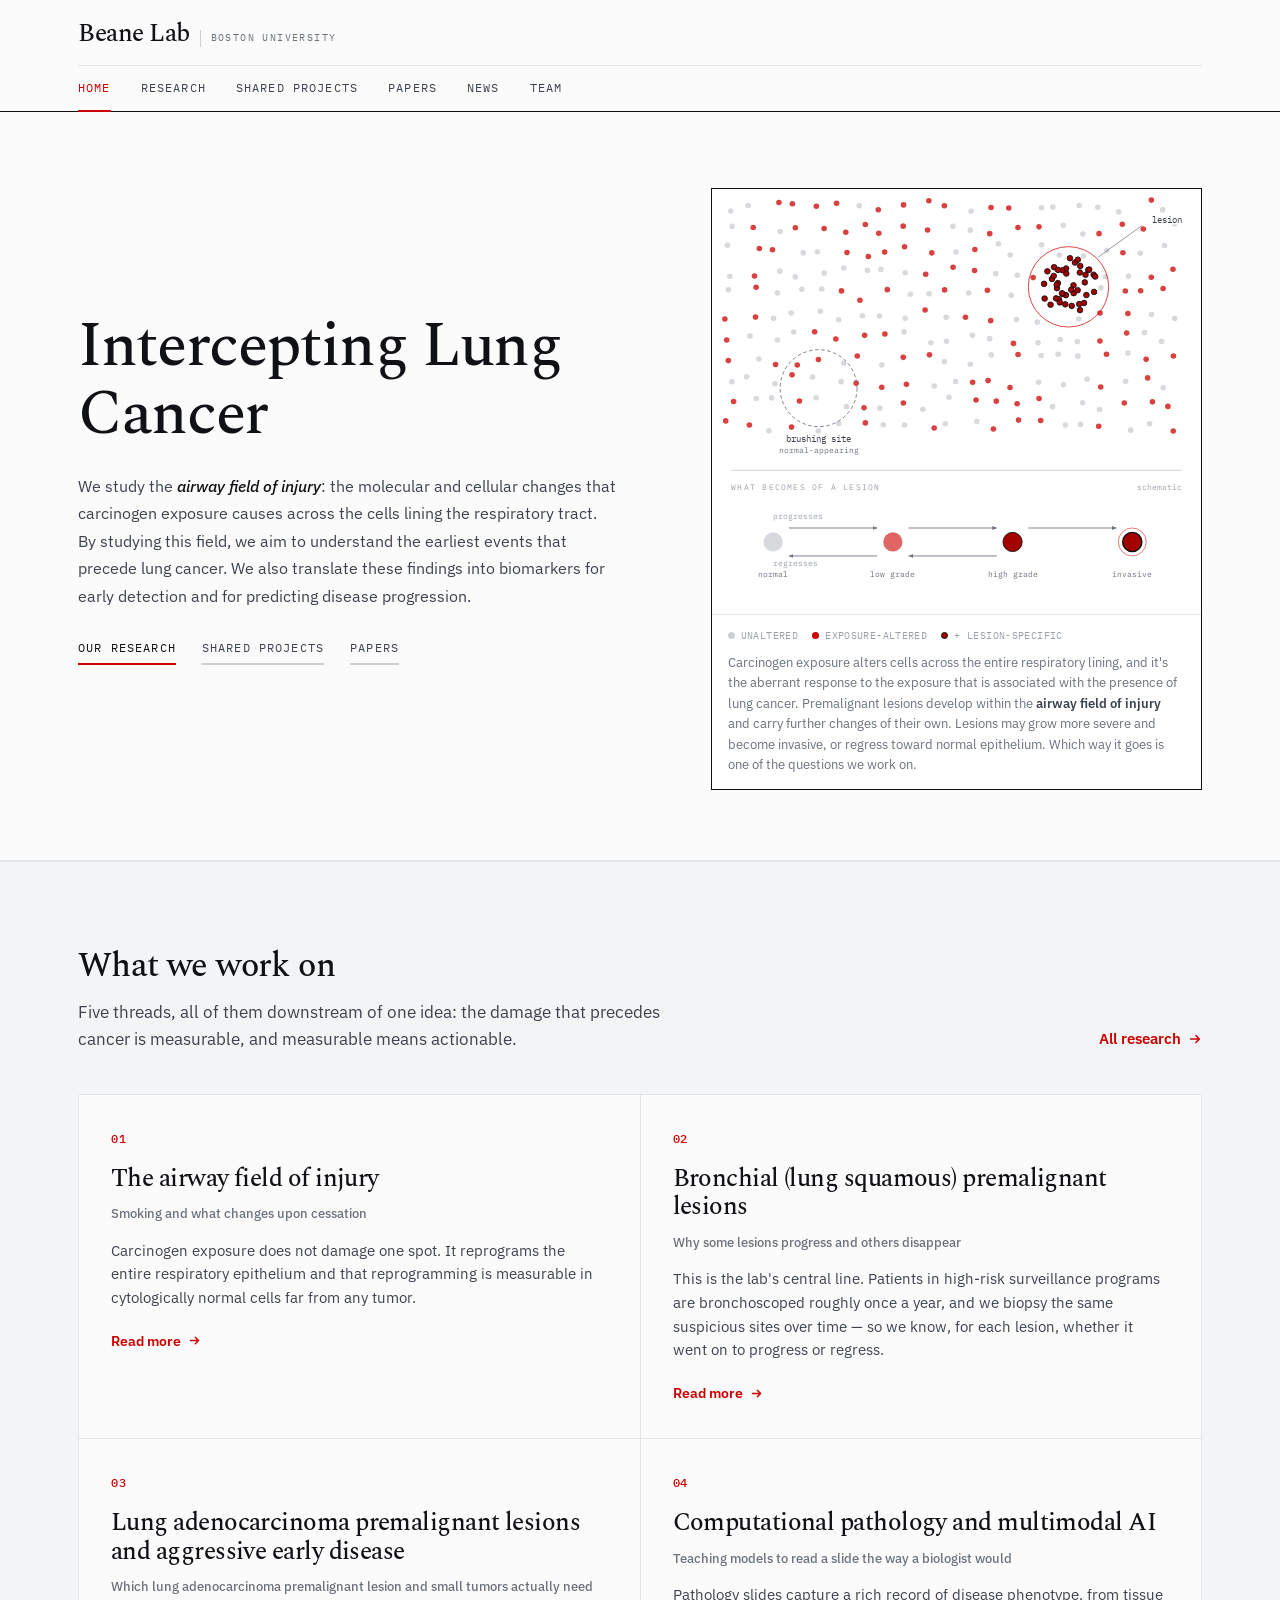
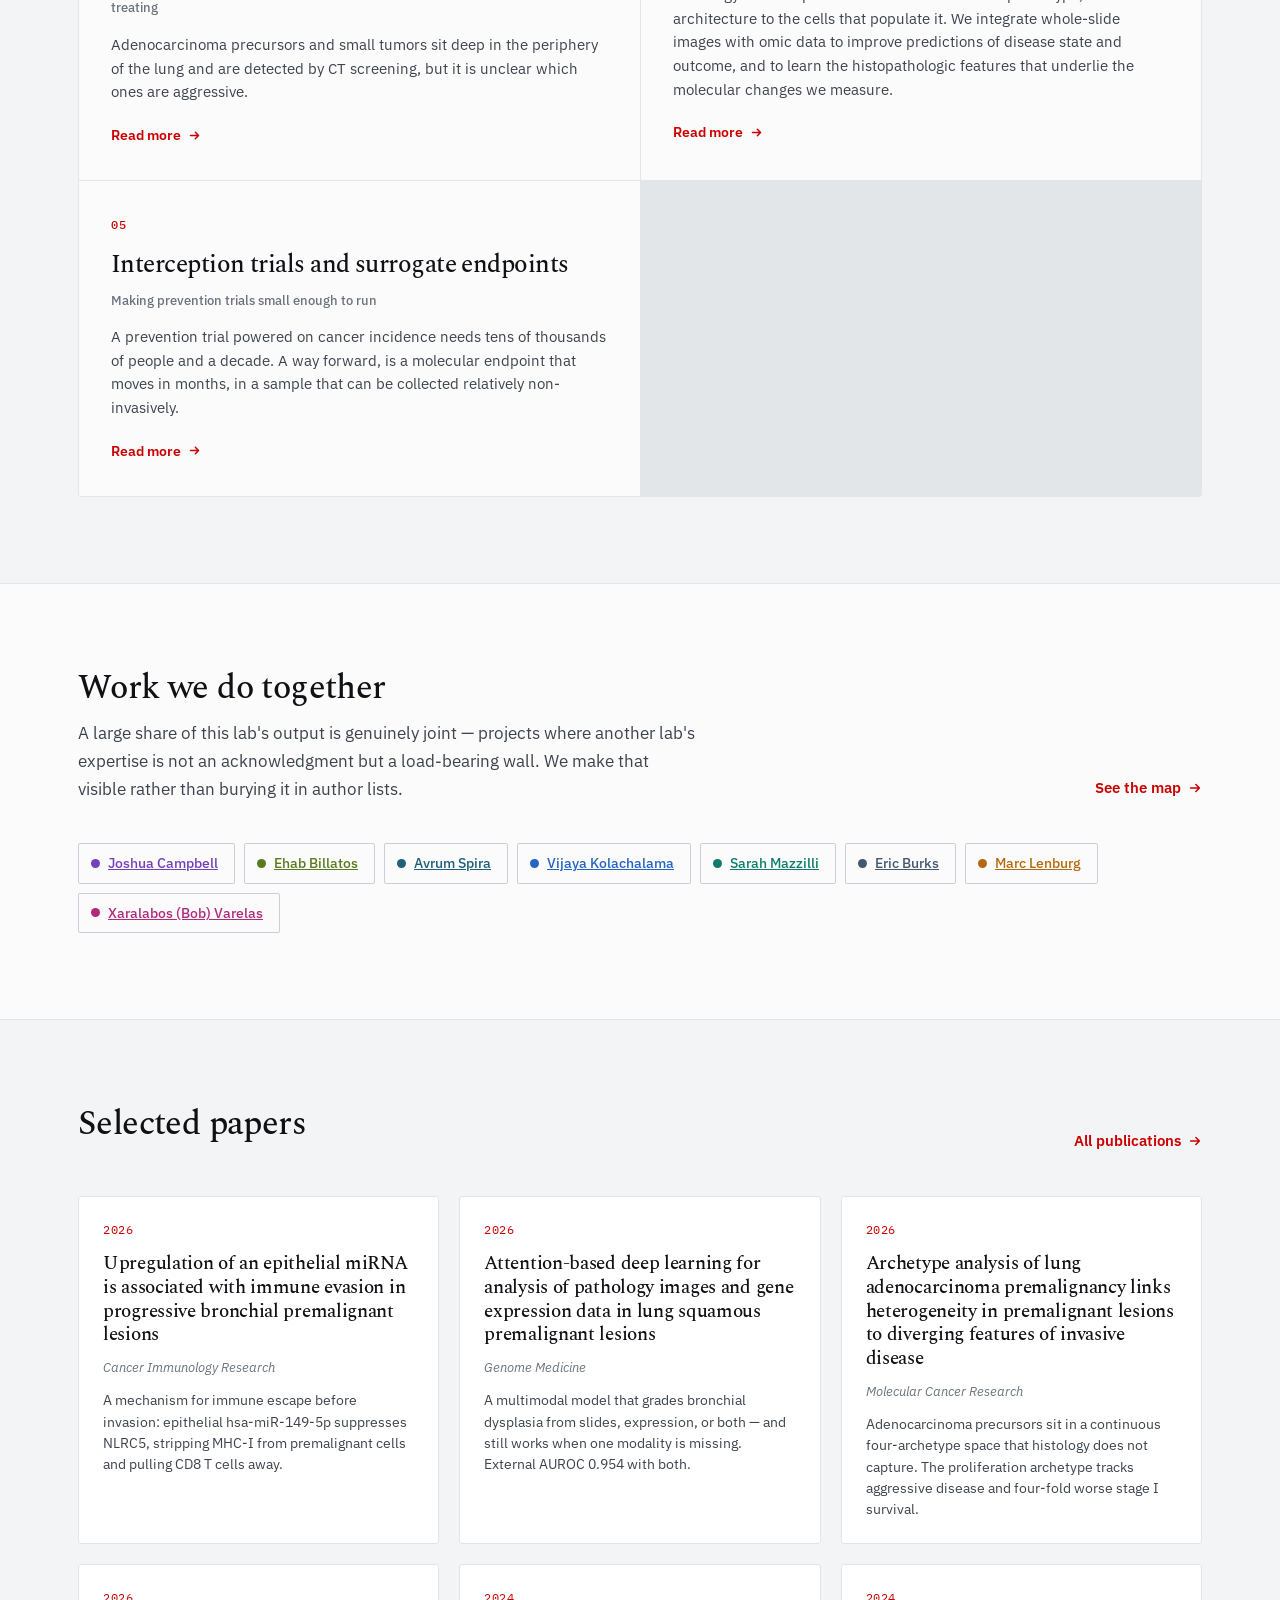
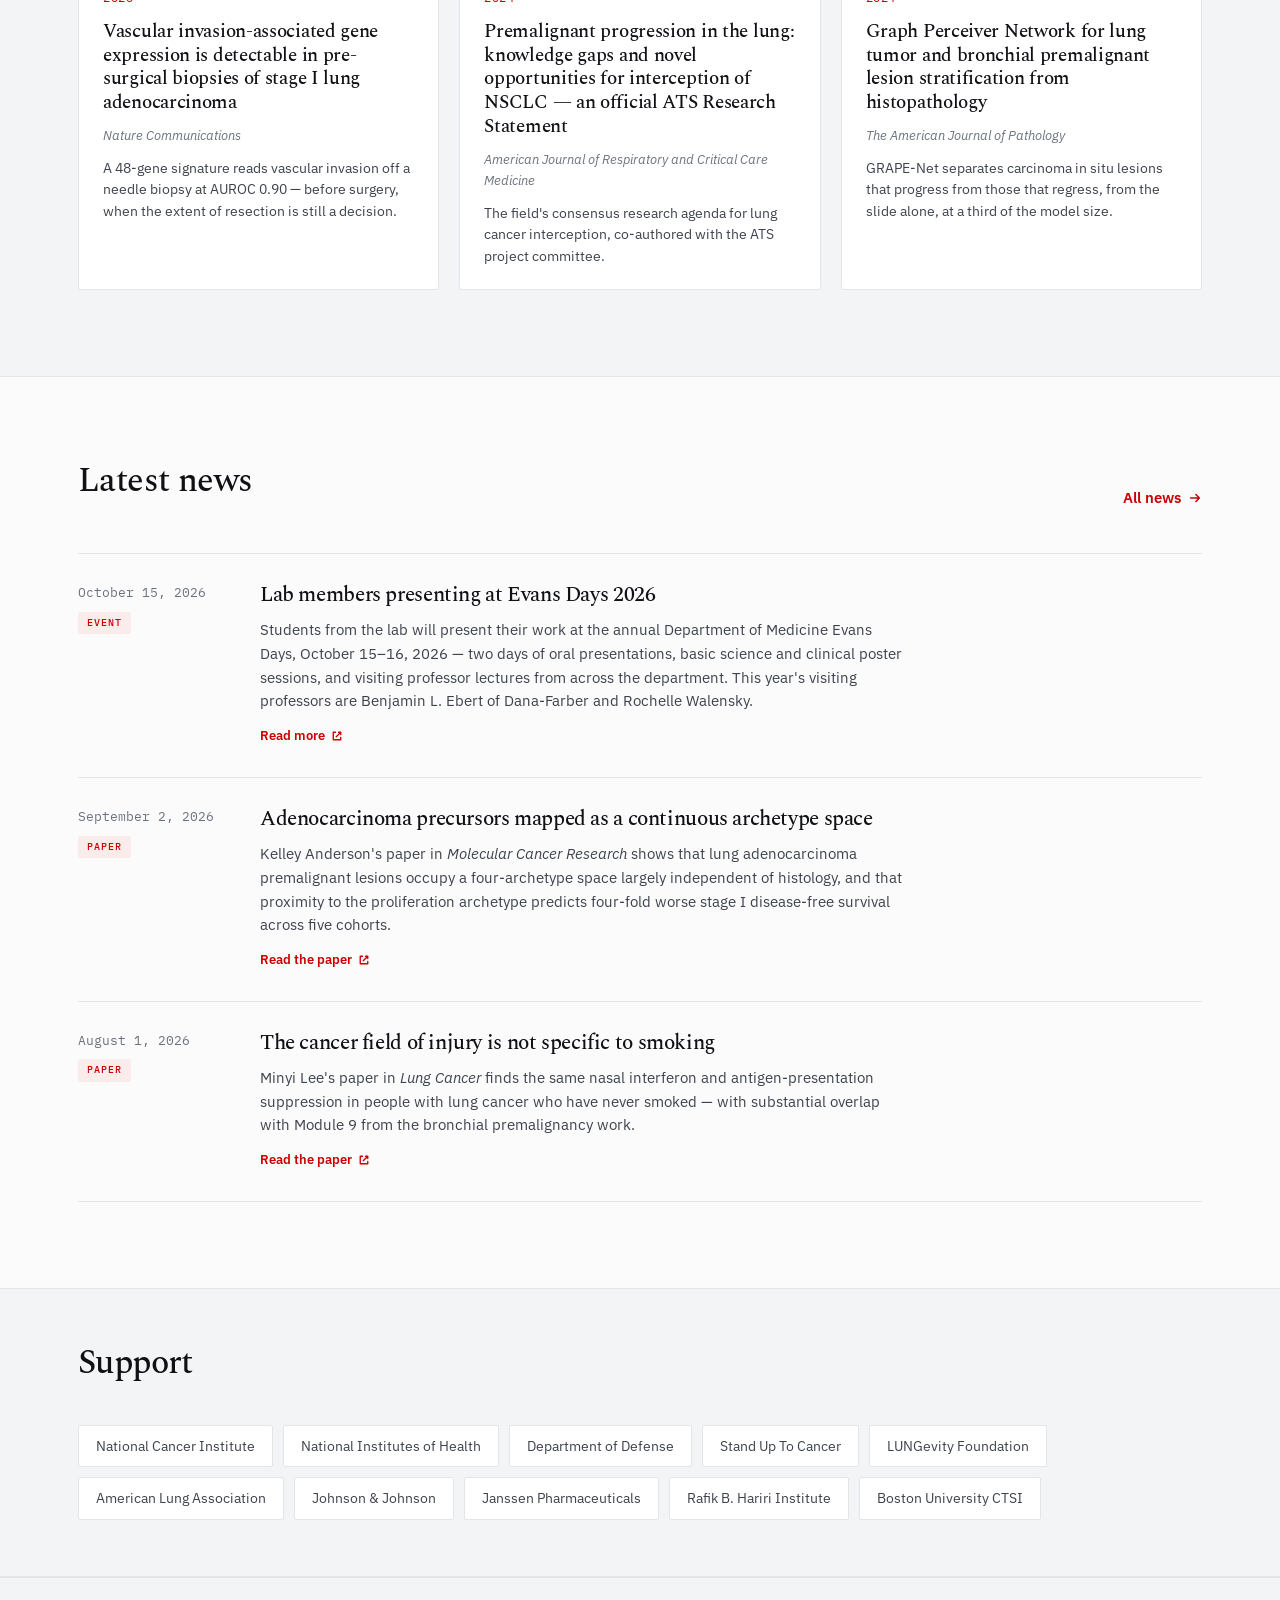
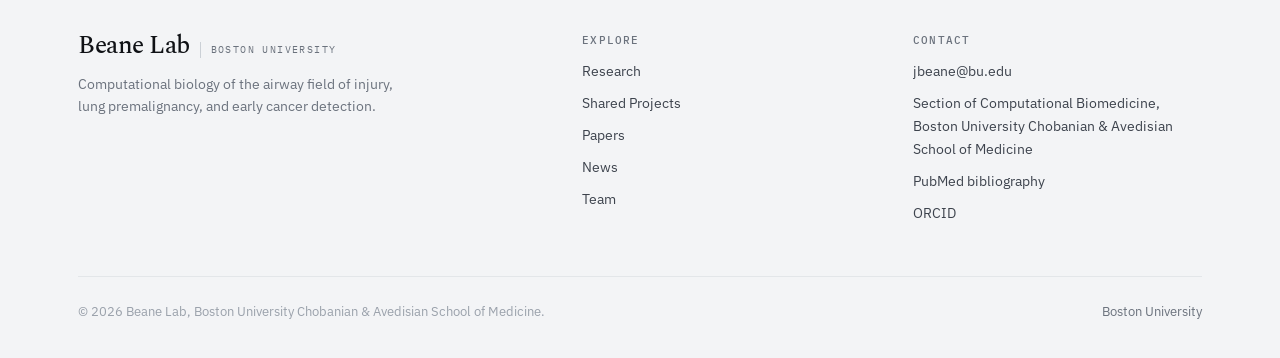
<file: index.html>
<!doctype html>
<html lang="en">
<head>
<meta charset="utf-8">
<meta name="viewport" content="width=device-width, initial-scale=1">
<title>Beane Lab — Boston University</title>
<meta name="description" content="The Beane Lab at Boston University studies the airway field of injury, lung premalignant lesions, and computational approaches to intercepting lung cancer before it becomes invasive.">
<meta name="author" content="Jennifer Beane">
<meta property="og:title" content="Beane Lab — Boston University">
<meta property="og:description" content="The Beane Lab at Boston University studies the airway field of injury, lung premalignant lesions, and computational approaches to intercepting lung cancer before it becomes invasive.">
<meta property="og:type" content="website">
<link rel="icon" href="data:image/svg+xml,%3Csvg xmlns='http://www.w3.org/2000/svg' viewBox='0 0 40 40'%3E%3Ccircle cx='20' cy='20' r='19' fill='%23CC0000'/%3E%3Ccircle cx='20' cy='20' r='9' fill='%23fff'/%3E%3C/svg%3E">
<link rel="preconnect" href="https://fonts.googleapis.com">
<link rel="preconnect" href="https://fonts.gstatic.com" crossorigin>
<link href="https://fonts.googleapis.com/css2?family=IBM+Plex+Mono:wght@400;500&family=IBM+Plex+Sans:wght@400;500;600&family=Spectral:ital,wght@0,400;0,500;0,600;1,400;1,500&display=swap" rel="stylesheet">
<link rel="stylesheet" href="assets/css/site.css">
</head>
<body>
<main id="main" data-page="home"></main>
<script src="assets/js/data-site.js"></script>
<script src="assets/js/data-papers.js"></script>
<script src="assets/js/site.js"></script>
</body>
</html>
</file>
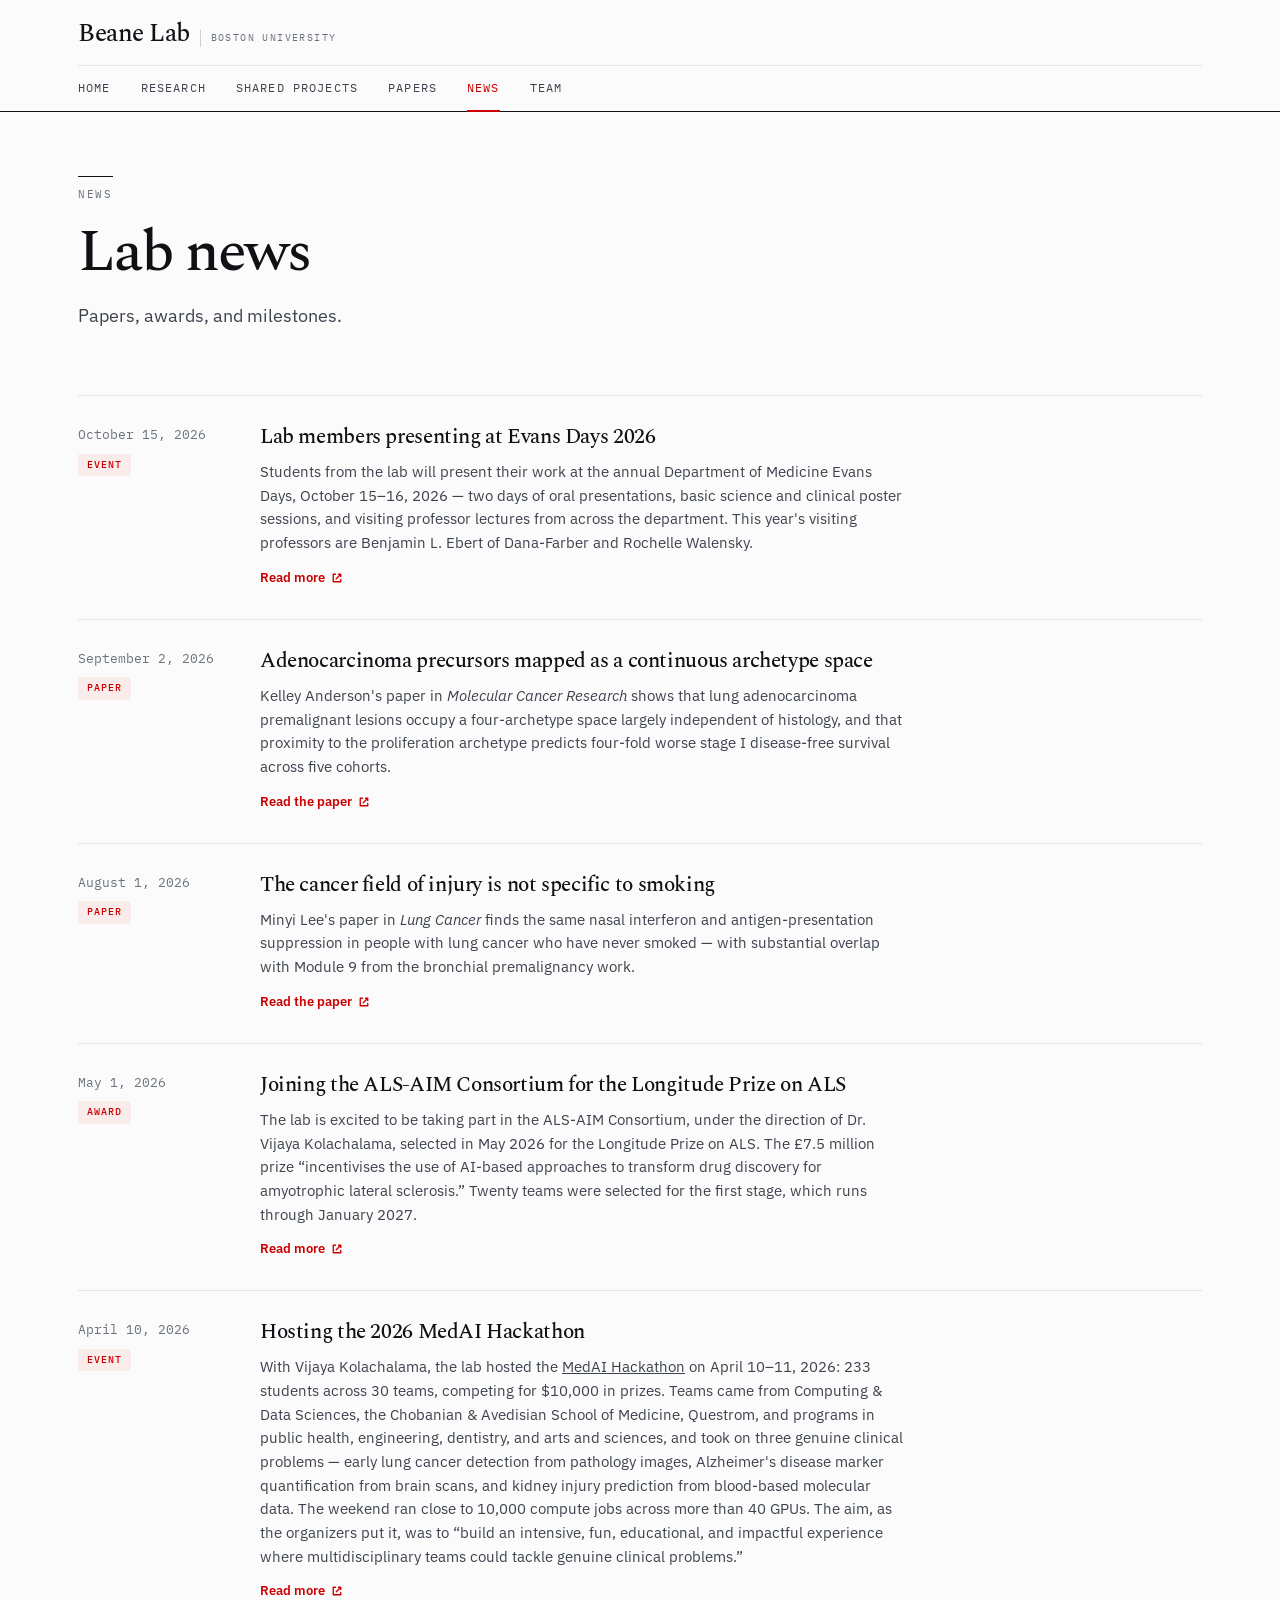
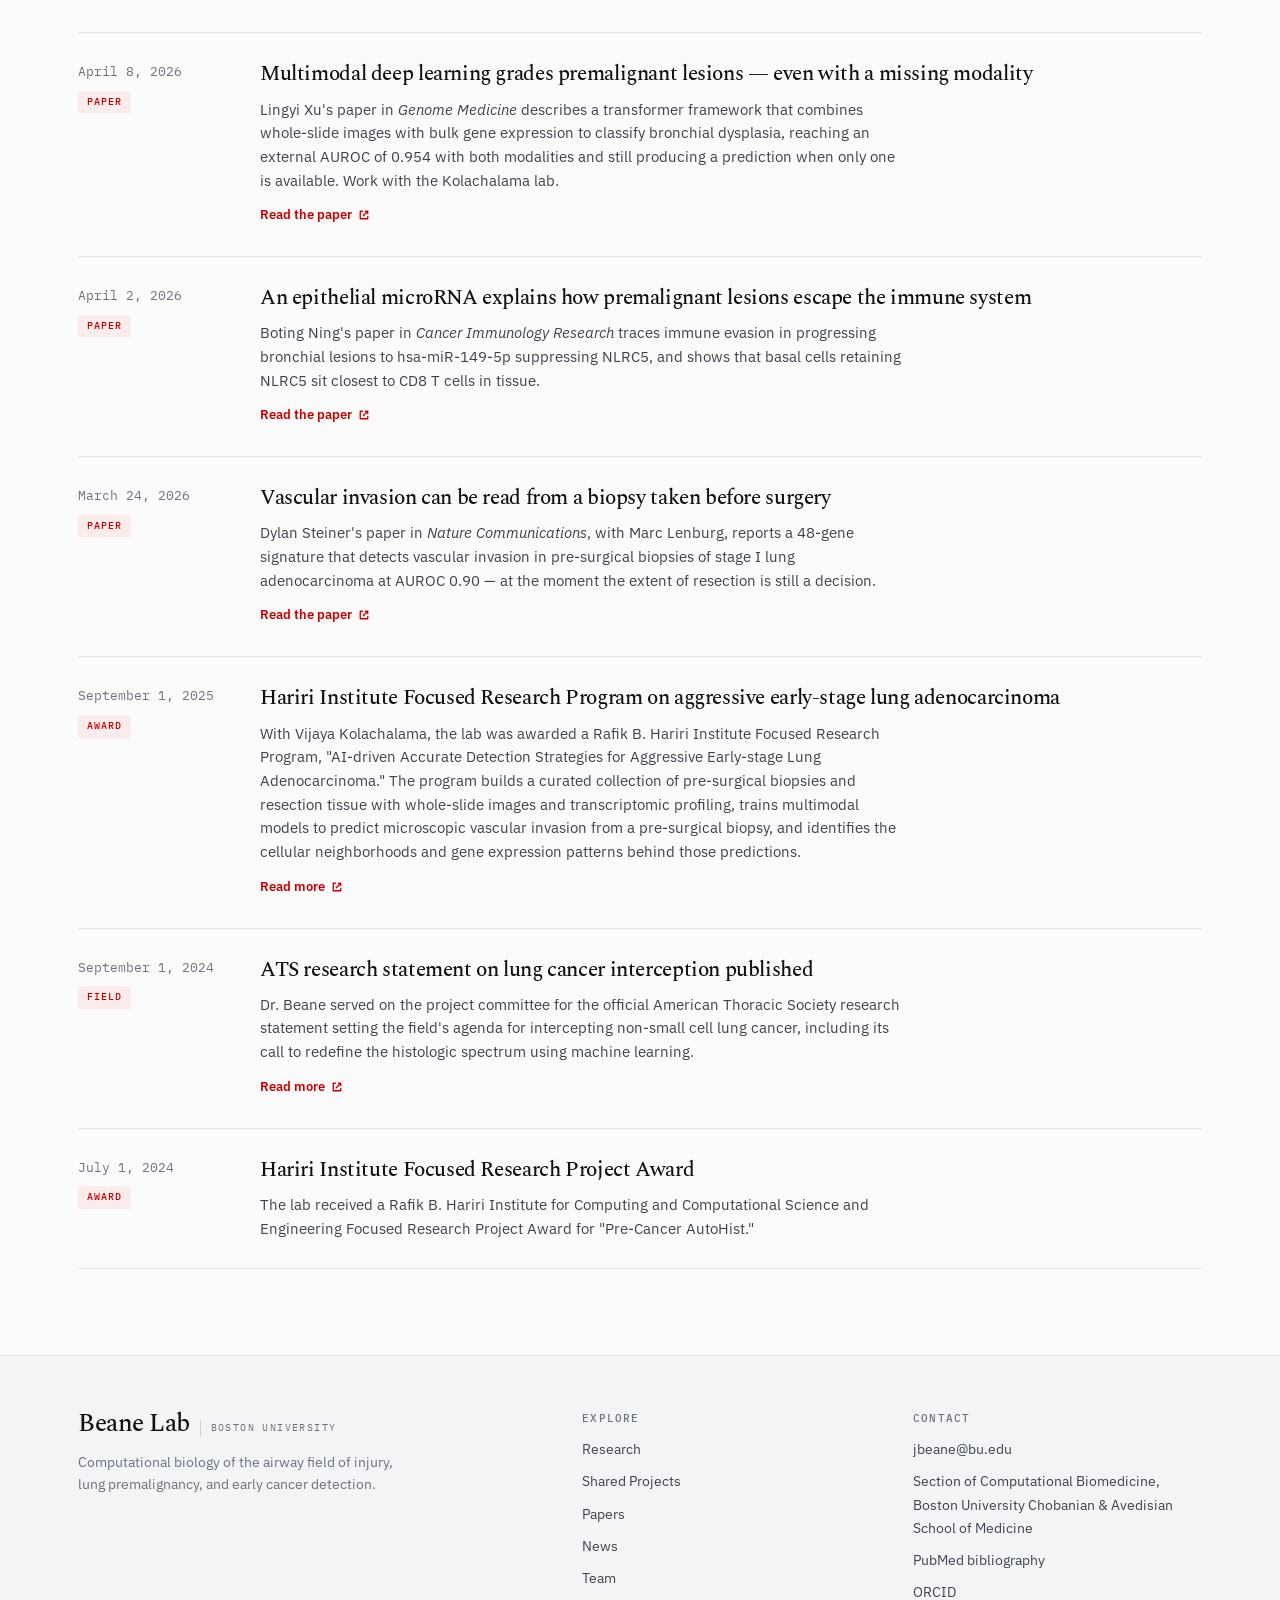
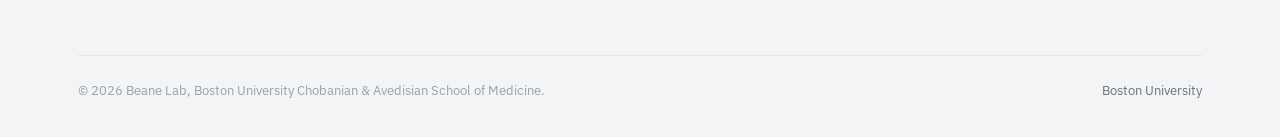
<file: news.html>
<!doctype html>
<html lang="en">
<head>
<meta charset="utf-8">
<meta name="viewport" content="width=device-width, initial-scale=1">
<title>News — Beane Lab</title>
<meta name="description" content="Papers, awards, and milestones from the Beane Lab at Boston University.">
<meta name="author" content="Jennifer Beane">
<meta property="og:title" content="News — Beane Lab">
<meta property="og:description" content="Papers, awards, and milestones from the Beane Lab at Boston University.">
<meta property="og:type" content="website">
<link rel="icon" href="data:image/svg+xml,%3Csvg xmlns='http://www.w3.org/2000/svg' viewBox='0 0 40 40'%3E%3Ccircle cx='20' cy='20' r='19' fill='%23CC0000'/%3E%3Ccircle cx='20' cy='20' r='9' fill='%23fff'/%3E%3C/svg%3E">
<link rel="preconnect" href="https://fonts.googleapis.com">
<link rel="preconnect" href="https://fonts.gstatic.com" crossorigin>
<link href="https://fonts.googleapis.com/css2?family=IBM+Plex+Mono:wght@400;500&family=IBM+Plex+Sans:wght@400;500;600&family=Spectral:ital,wght@0,400;0,500;0,600;1,400;1,500&display=swap" rel="stylesheet">
<link rel="stylesheet" href="assets/css/site.css">
</head>
<body>
<main id="main" data-page="news"></main>
<script src="assets/js/data-site.js"></script>
<script src="assets/js/data-papers.js"></script>
<script src="assets/js/site.js"></script>
</body>
</html>
</file>
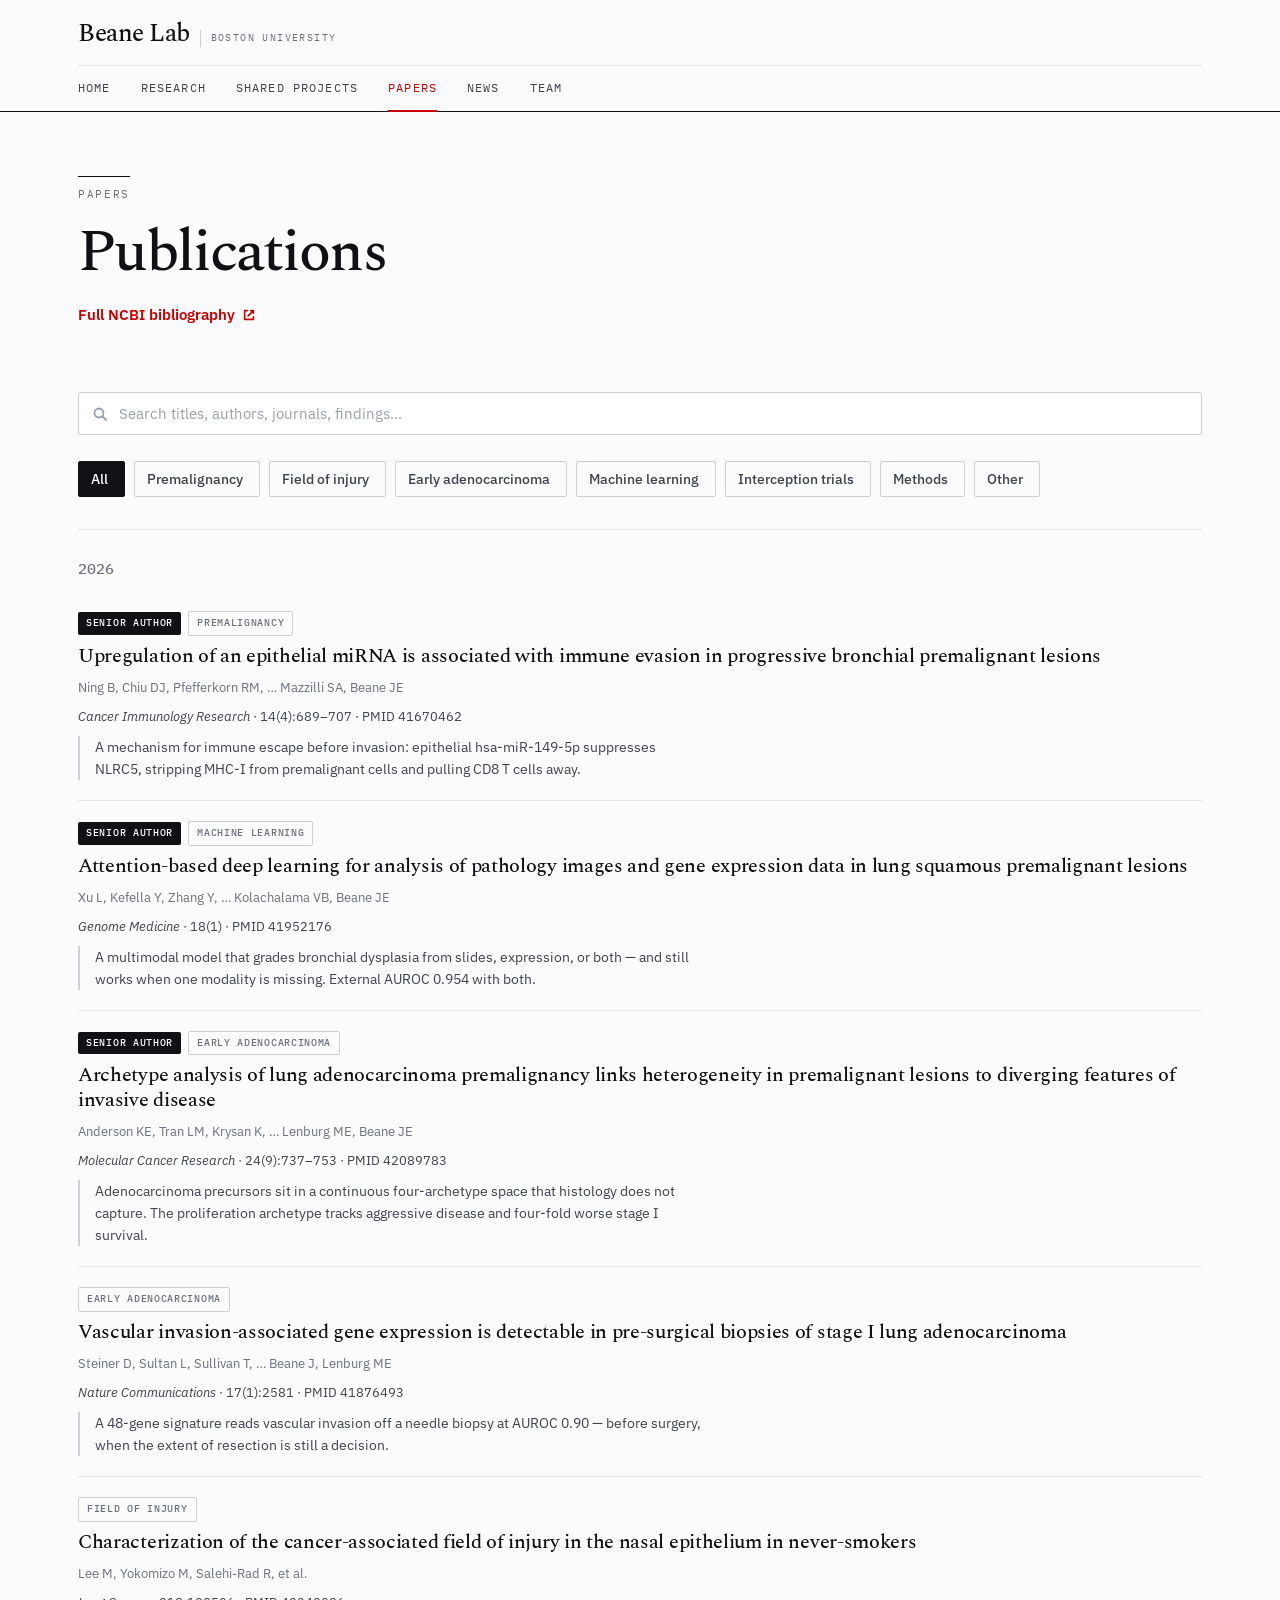
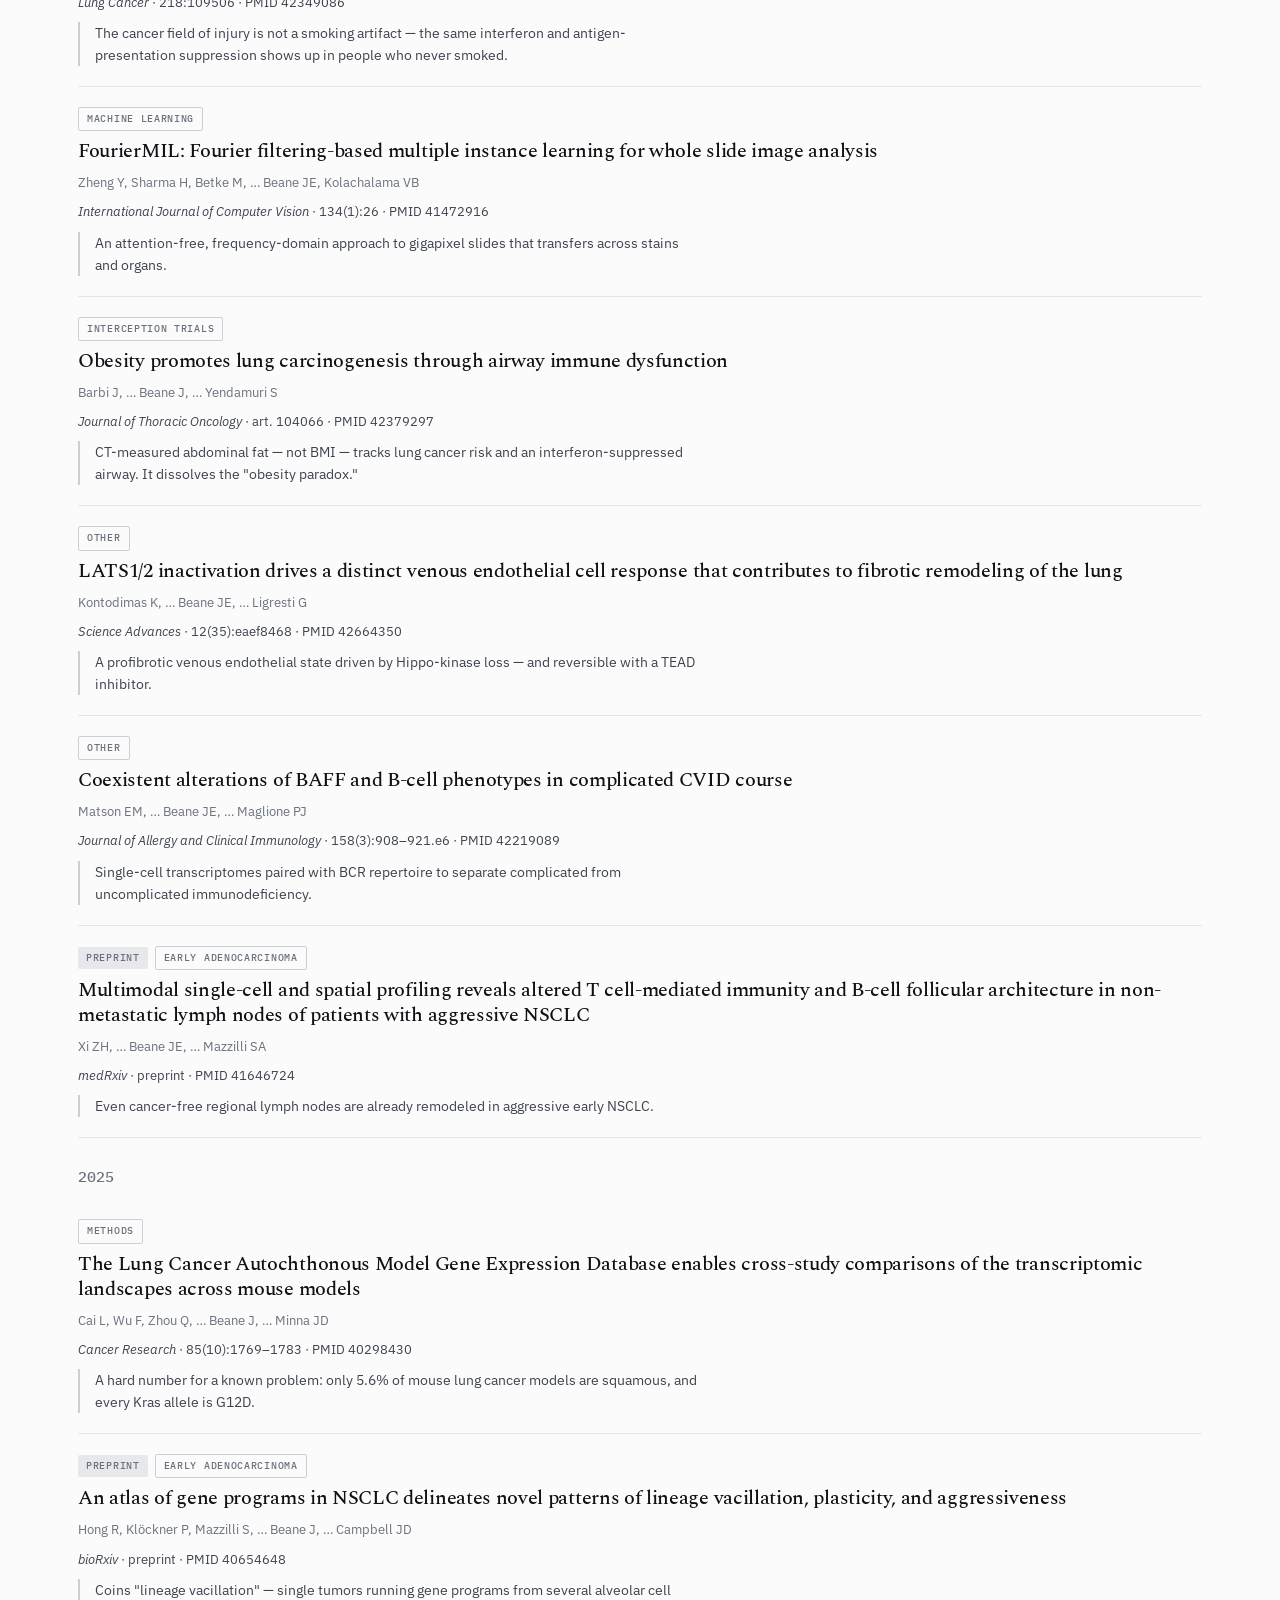
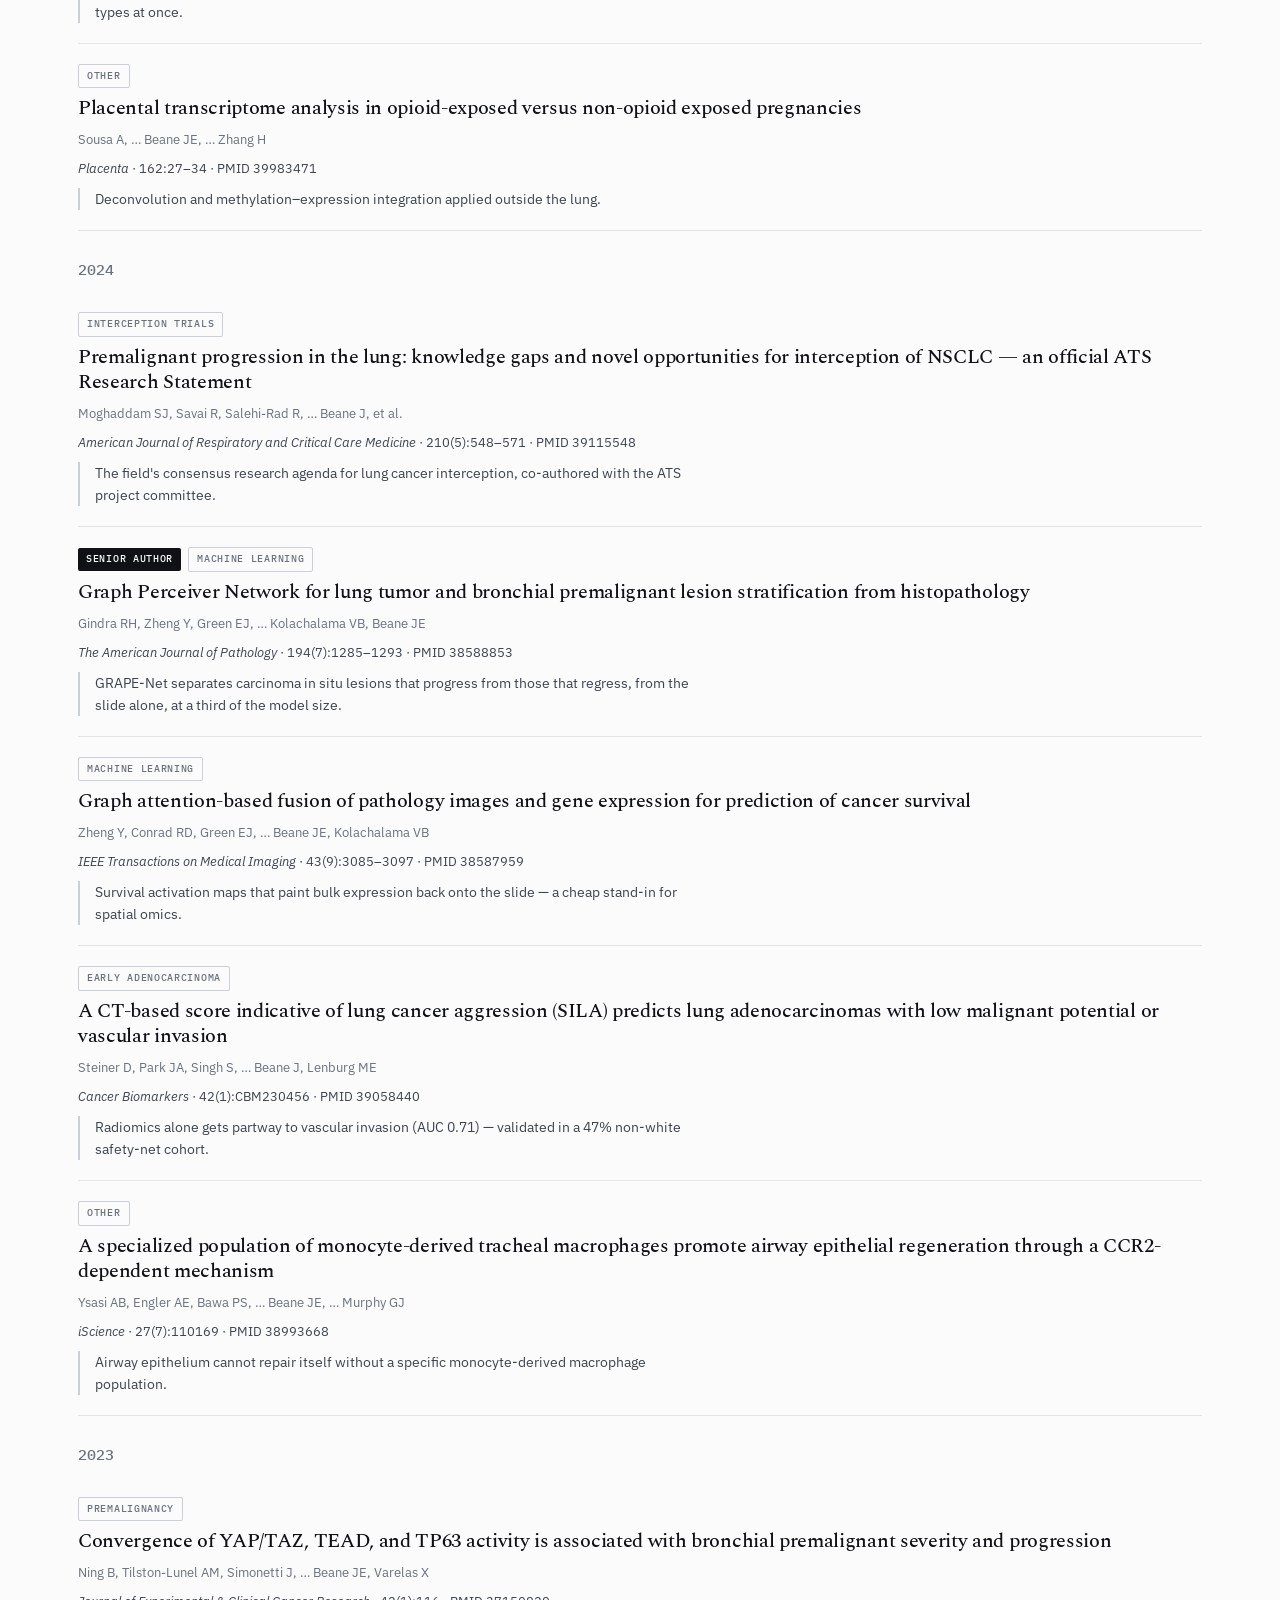
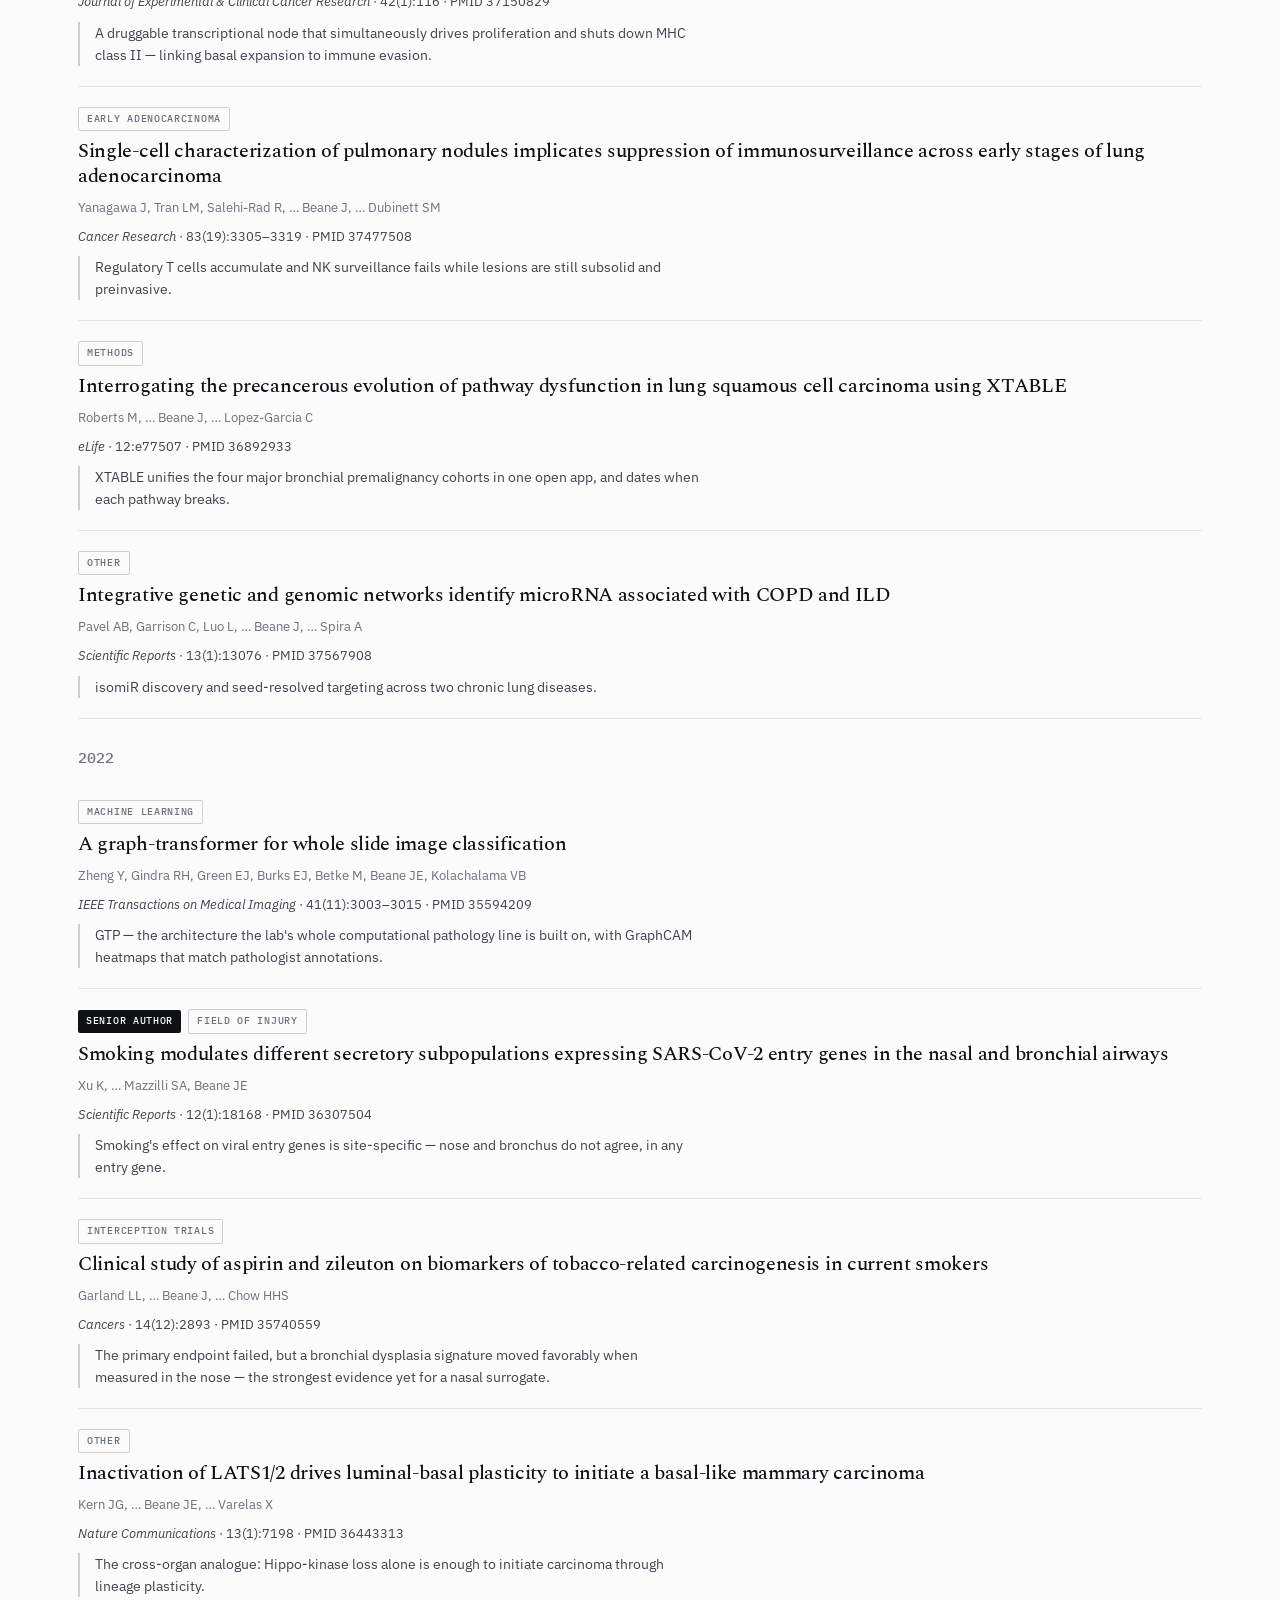
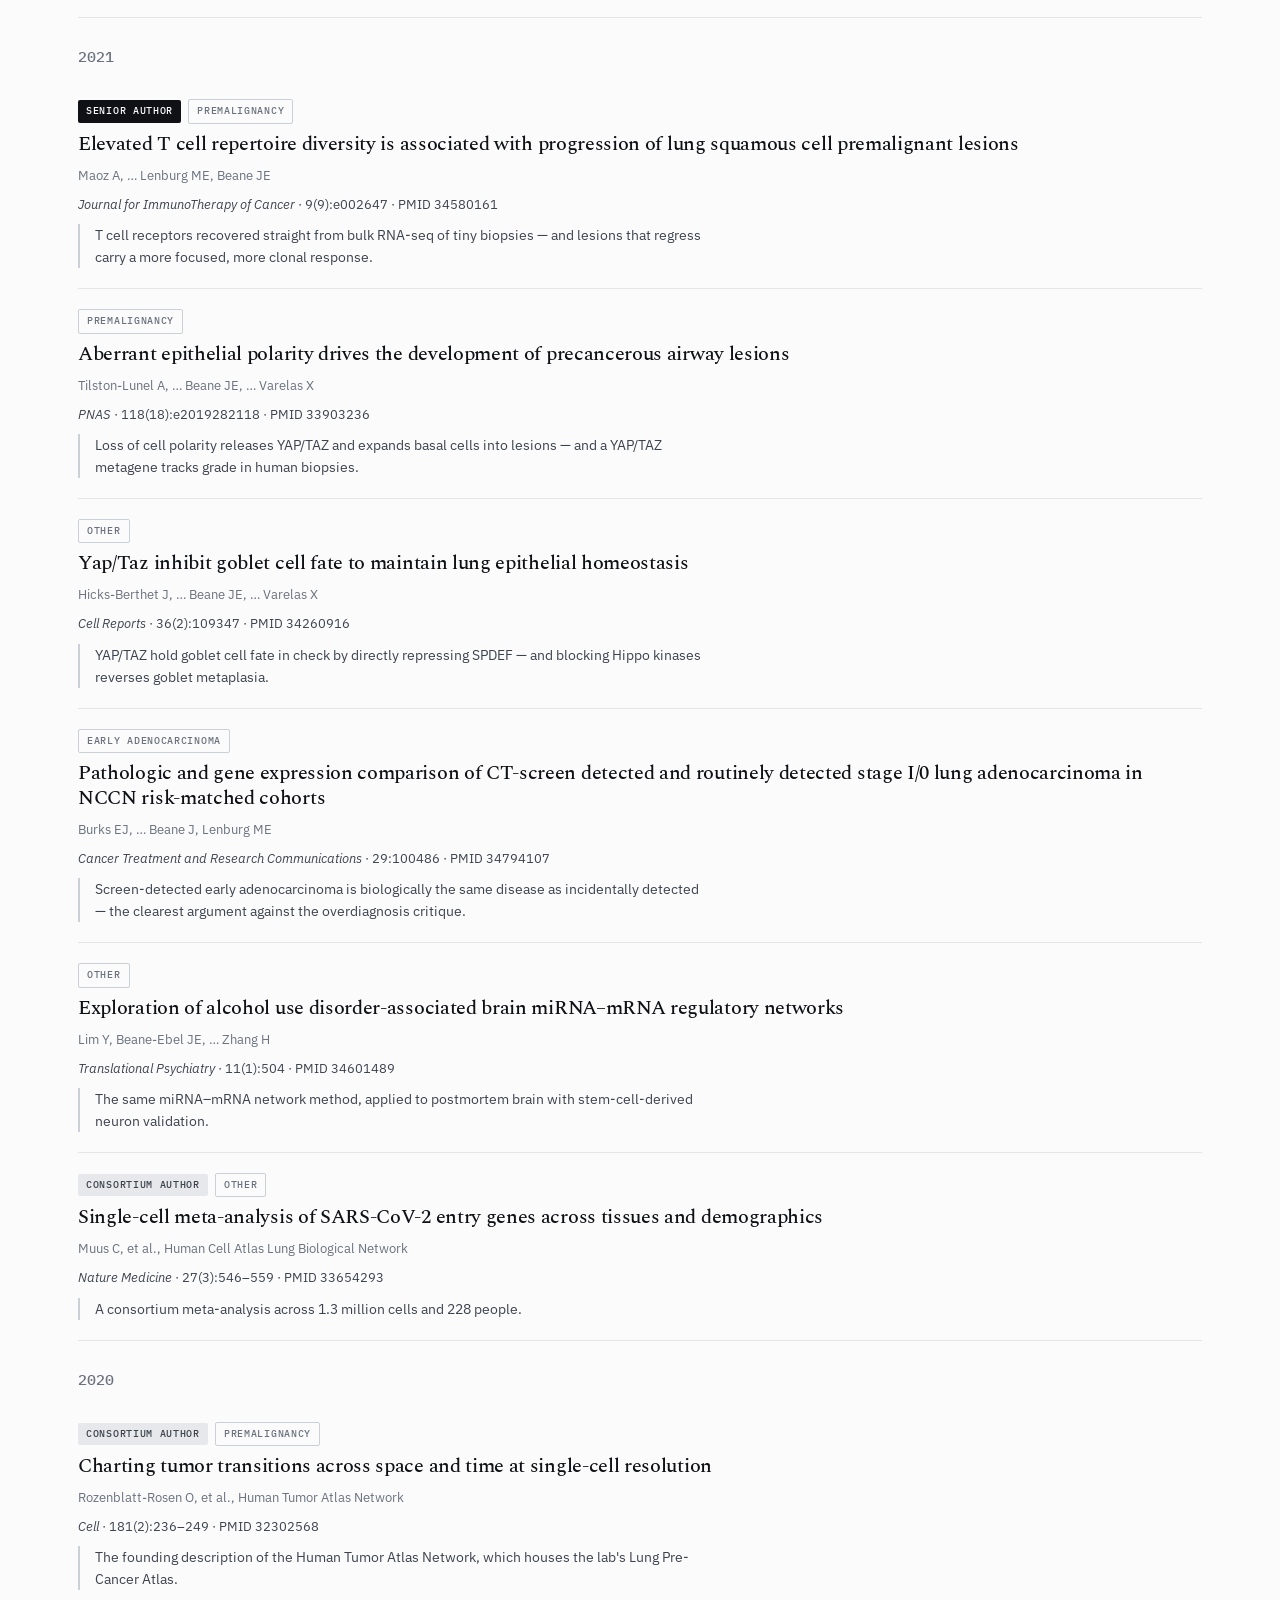
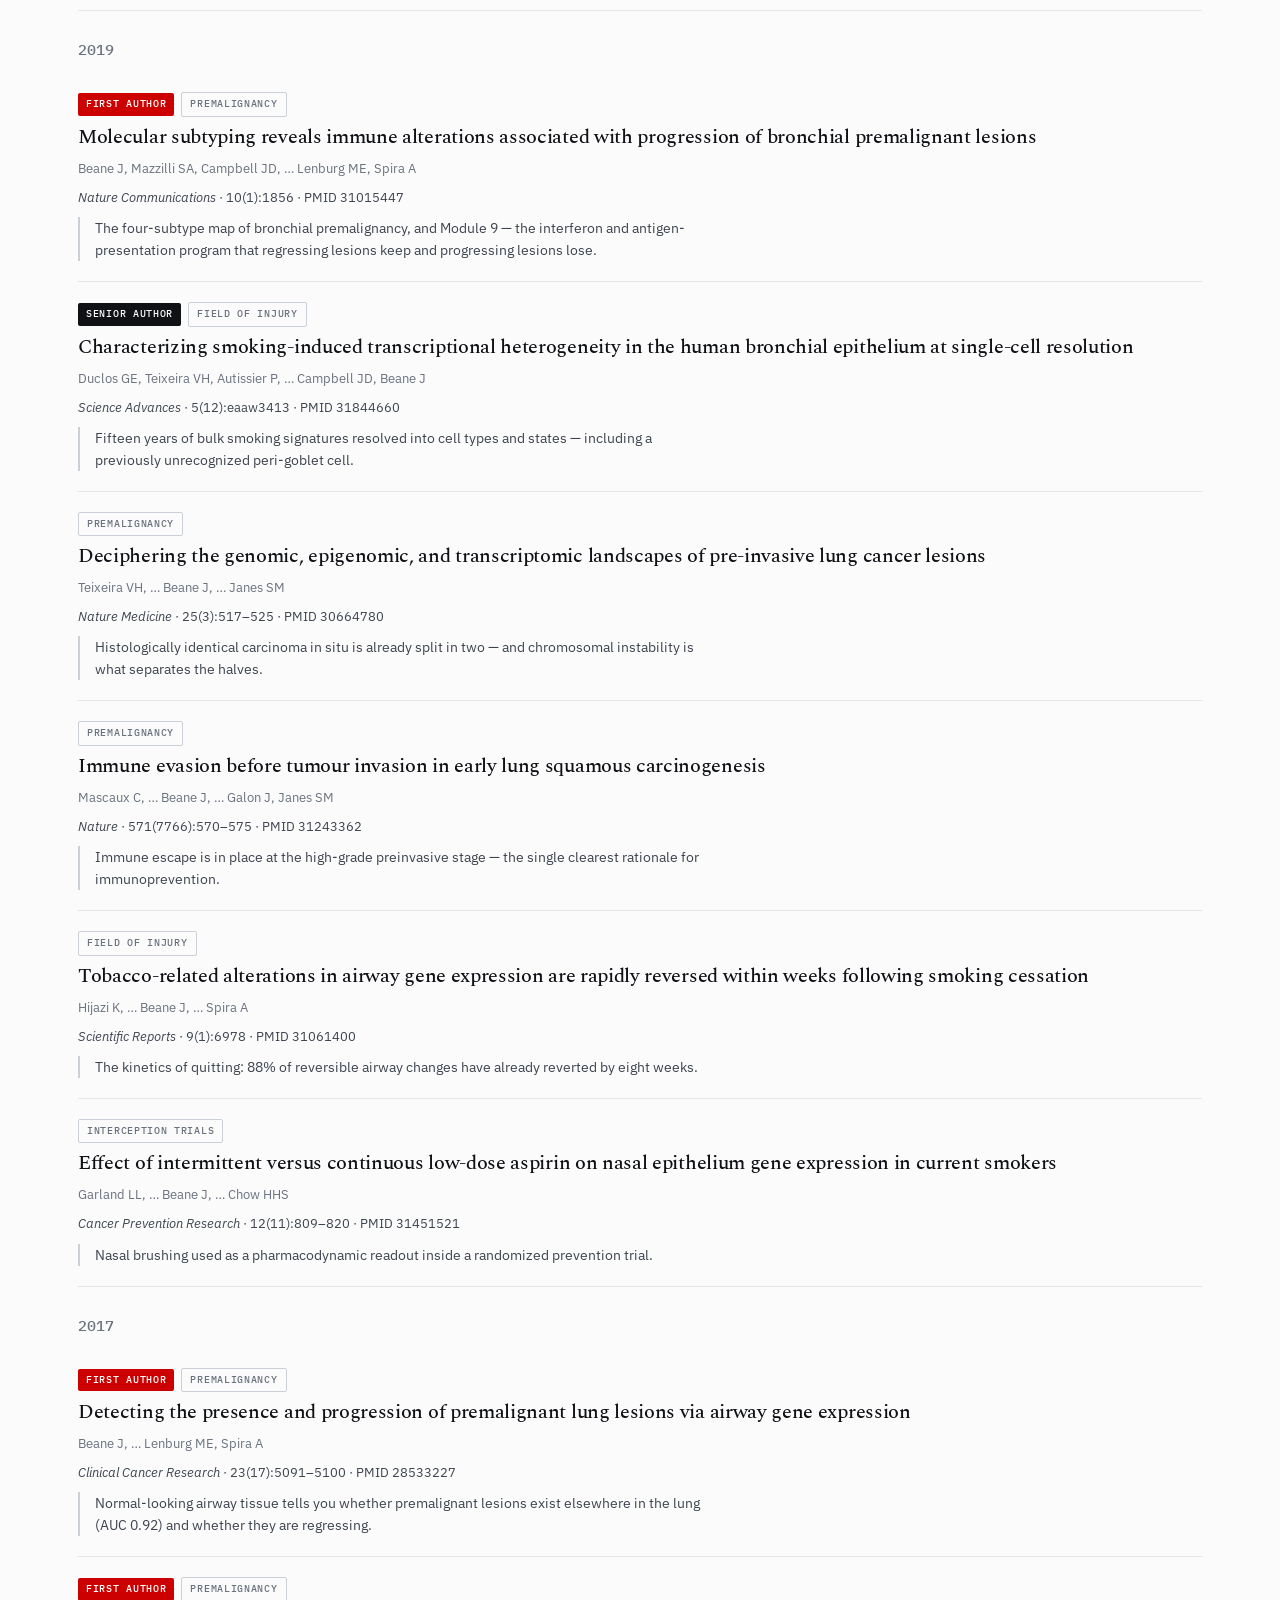
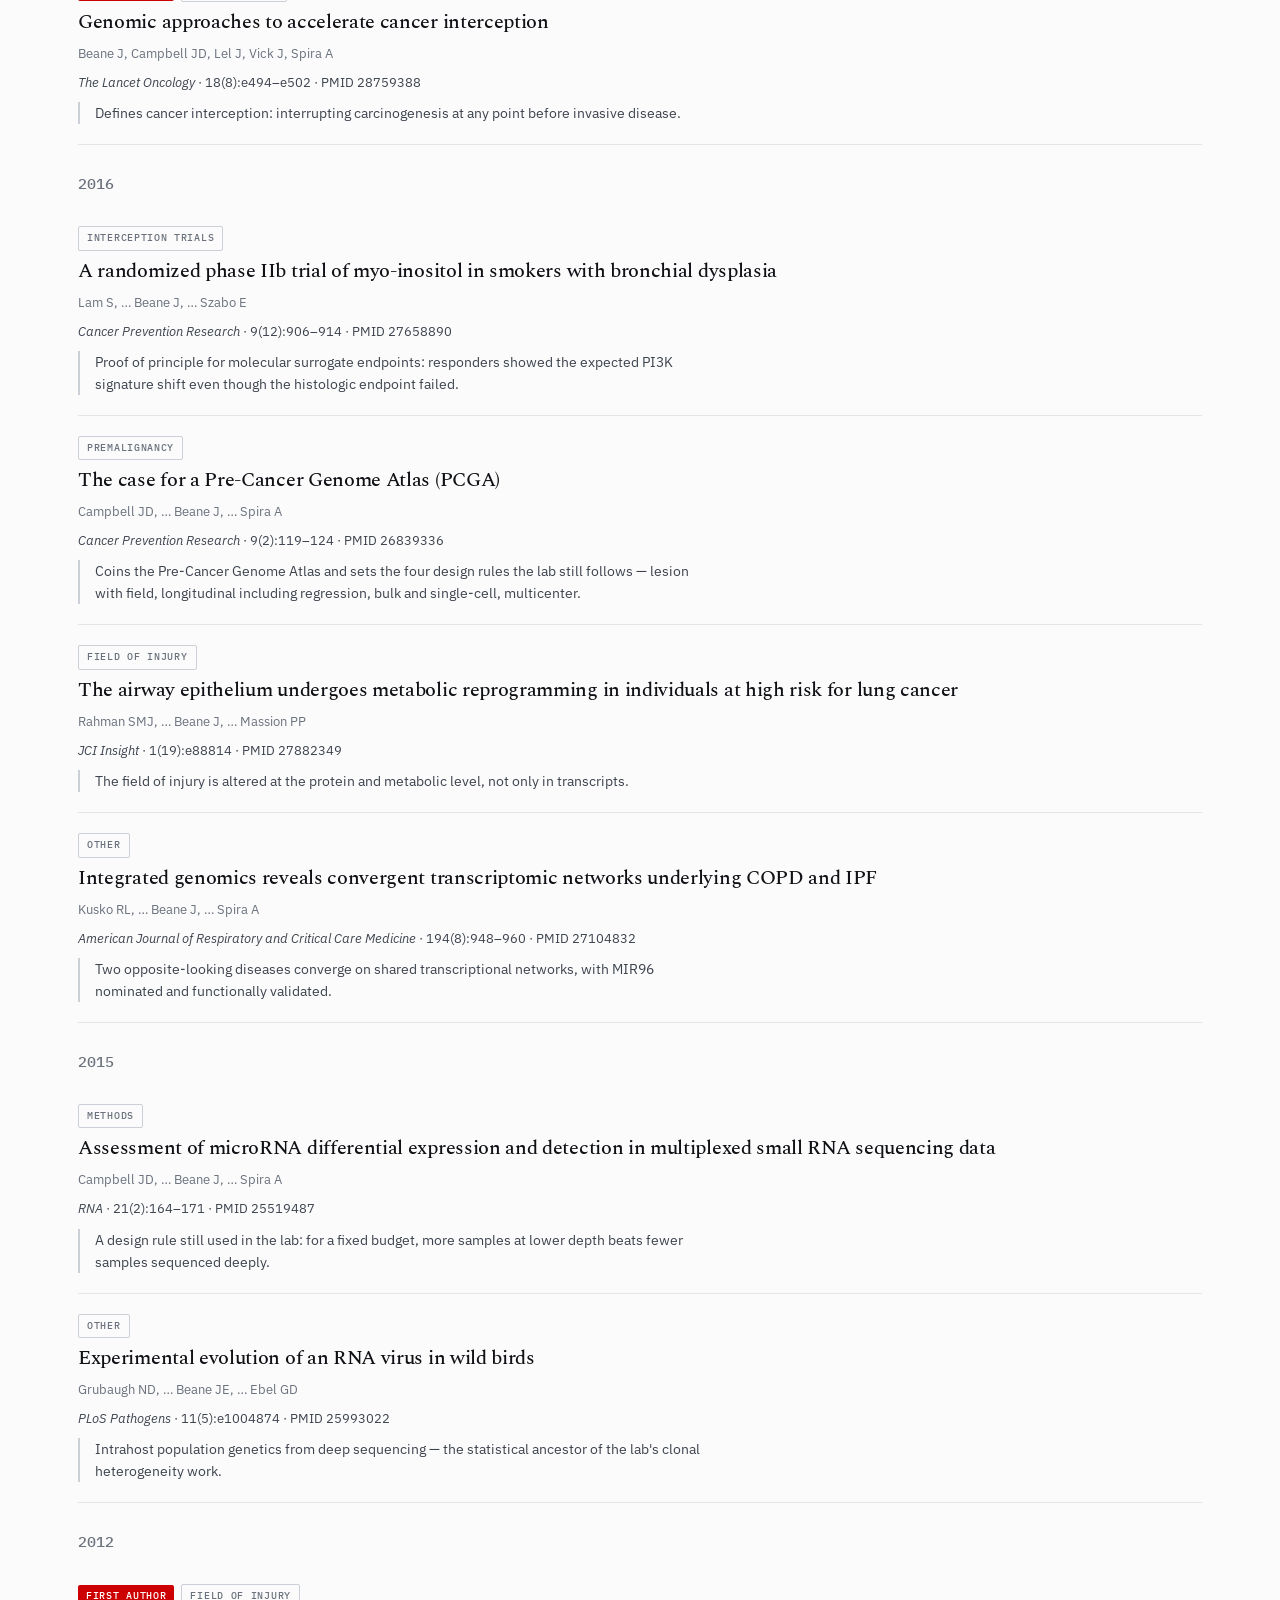
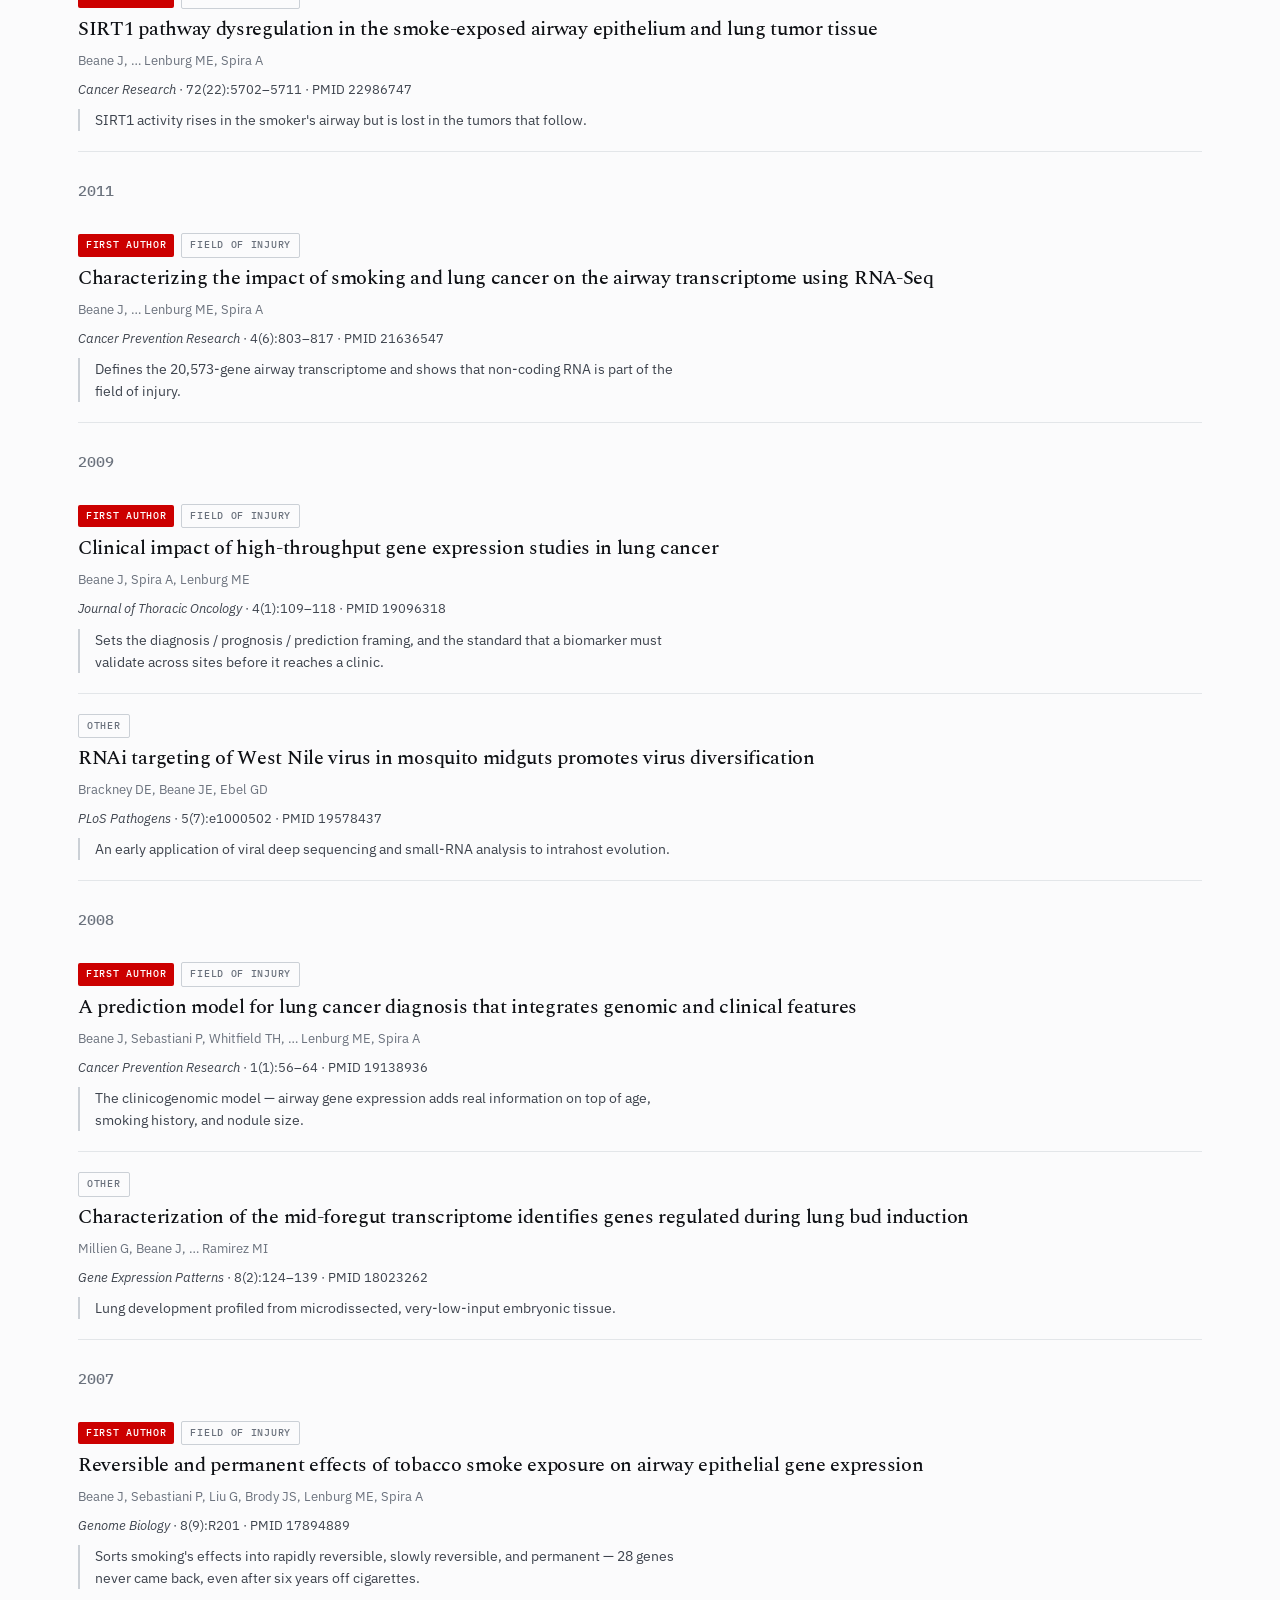
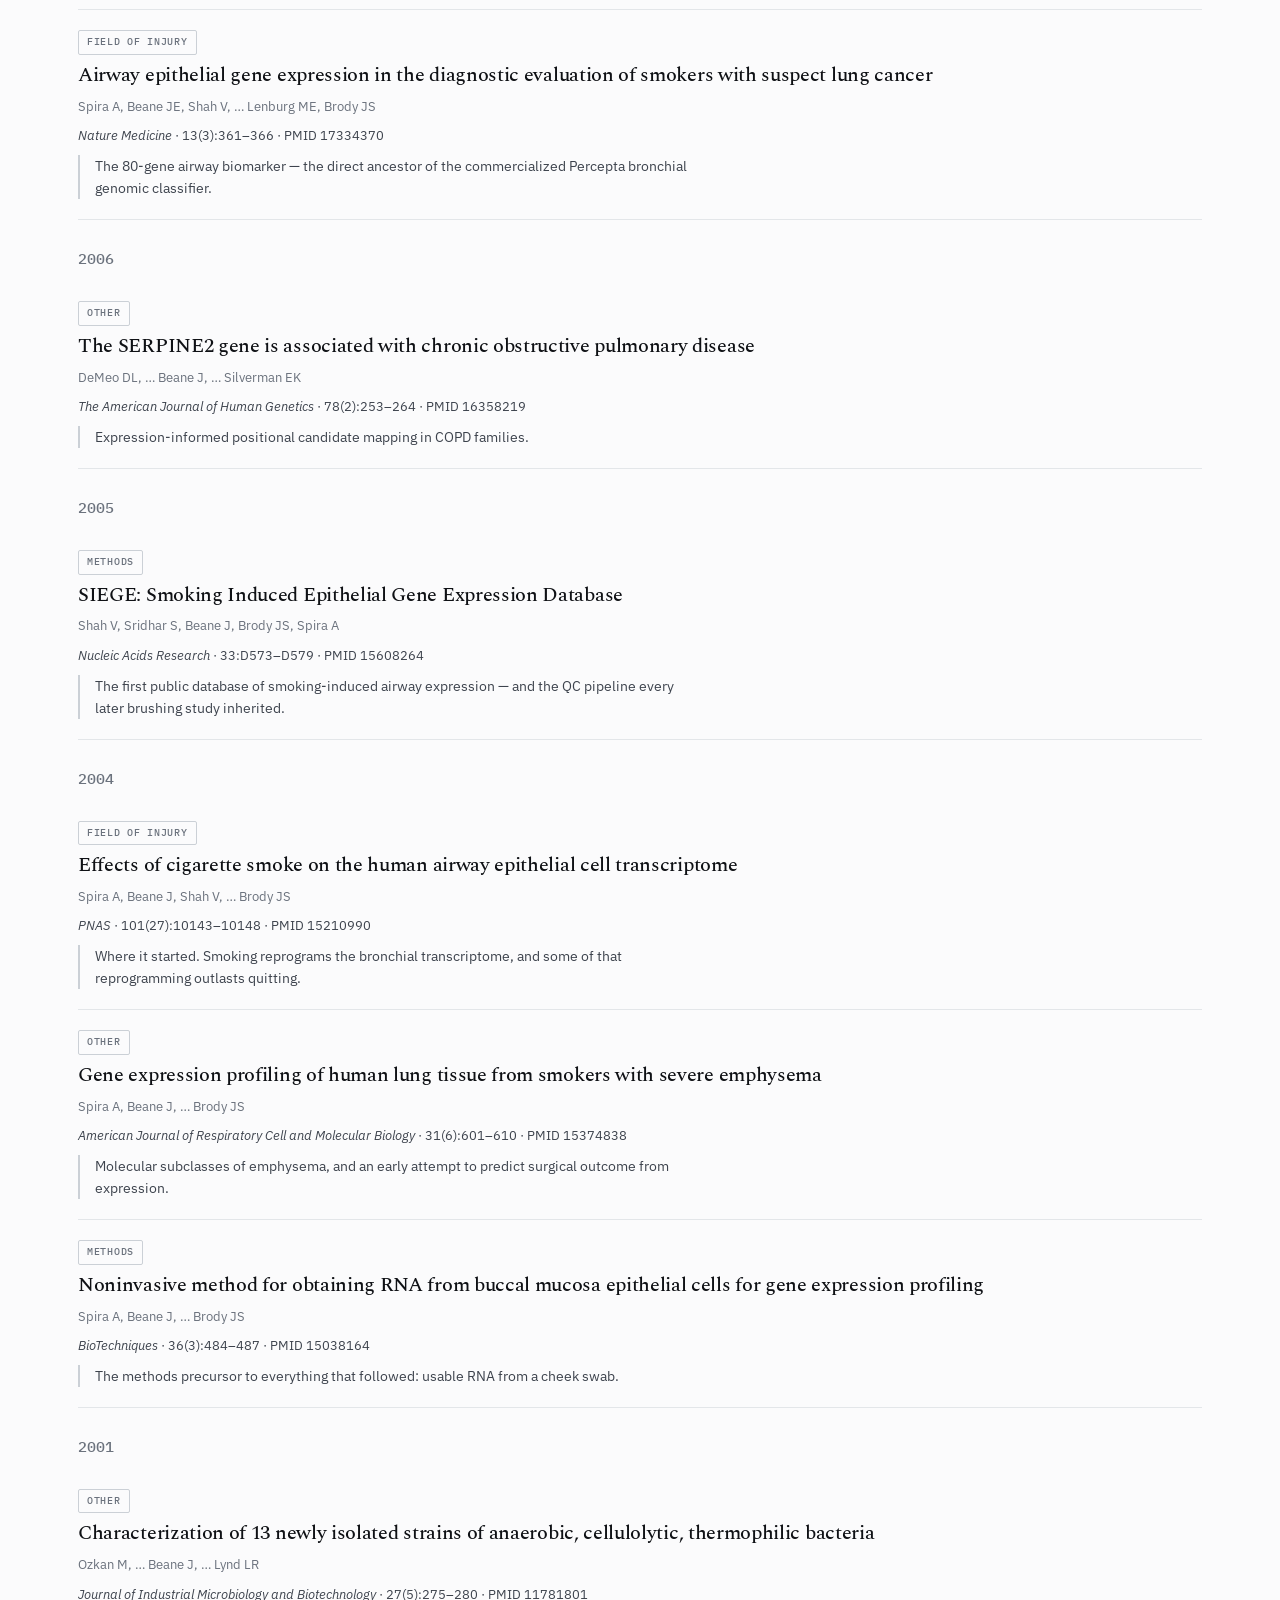
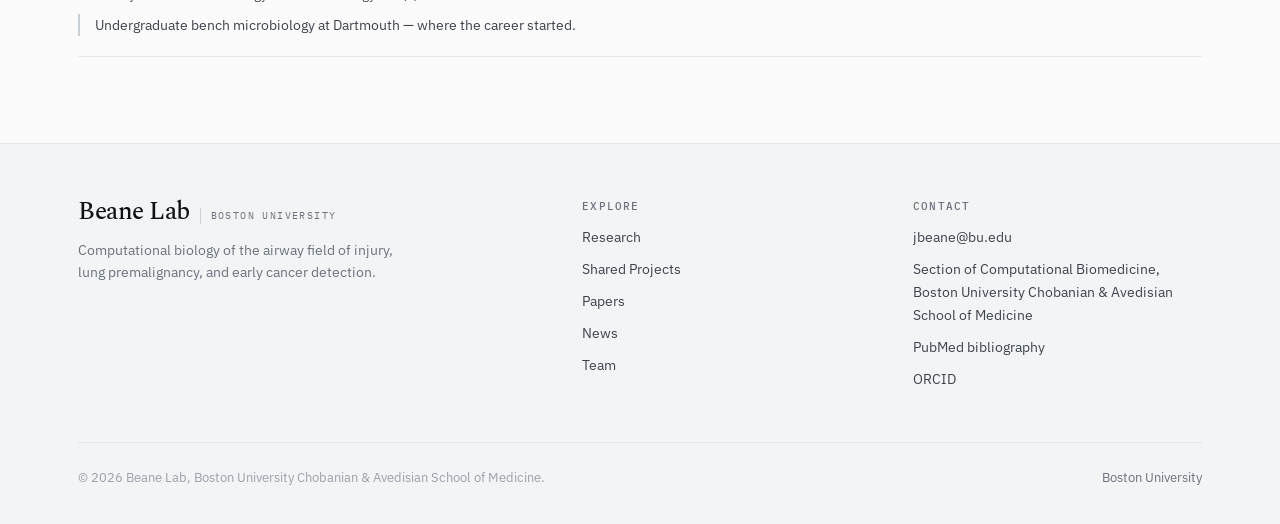
<file: papers.html>
<!doctype html>
<html lang="en">
<head>
<meta charset="utf-8">
<meta name="viewport" content="width=device-width, initial-scale=1">
<title>Papers — Beane Lab</title>
<meta name="description" content="Publications from Jennifer Beane and the Beane Lab, each with a plain-language summary of what it showed.">
<meta name="author" content="Jennifer Beane">
<meta property="og:title" content="Papers — Beane Lab">
<meta property="og:description" content="Publications from Jennifer Beane and the Beane Lab, each with a plain-language summary of what it showed.">
<meta property="og:type" content="website">
<link rel="icon" href="data:image/svg+xml,%3Csvg xmlns='http://www.w3.org/2000/svg' viewBox='0 0 40 40'%3E%3Ccircle cx='20' cy='20' r='19' fill='%23CC0000'/%3E%3Ccircle cx='20' cy='20' r='9' fill='%23fff'/%3E%3C/svg%3E">
<link rel="preconnect" href="https://fonts.googleapis.com">
<link rel="preconnect" href="https://fonts.gstatic.com" crossorigin>
<link href="https://fonts.googleapis.com/css2?family=IBM+Plex+Mono:wght@400;500&family=IBM+Plex+Sans:wght@400;500;600&family=Spectral:ital,wght@0,400;0,500;0,600;1,400;1,500&display=swap" rel="stylesheet">
<link rel="stylesheet" href="assets/css/site.css">
</head>
<body>
<main id="main" data-page="papers"></main>
<script src="assets/js/data-site.js"></script>
<script src="assets/js/data-papers.js"></script>
<script src="assets/js/site.js"></script>
</body>
</html>
</file>
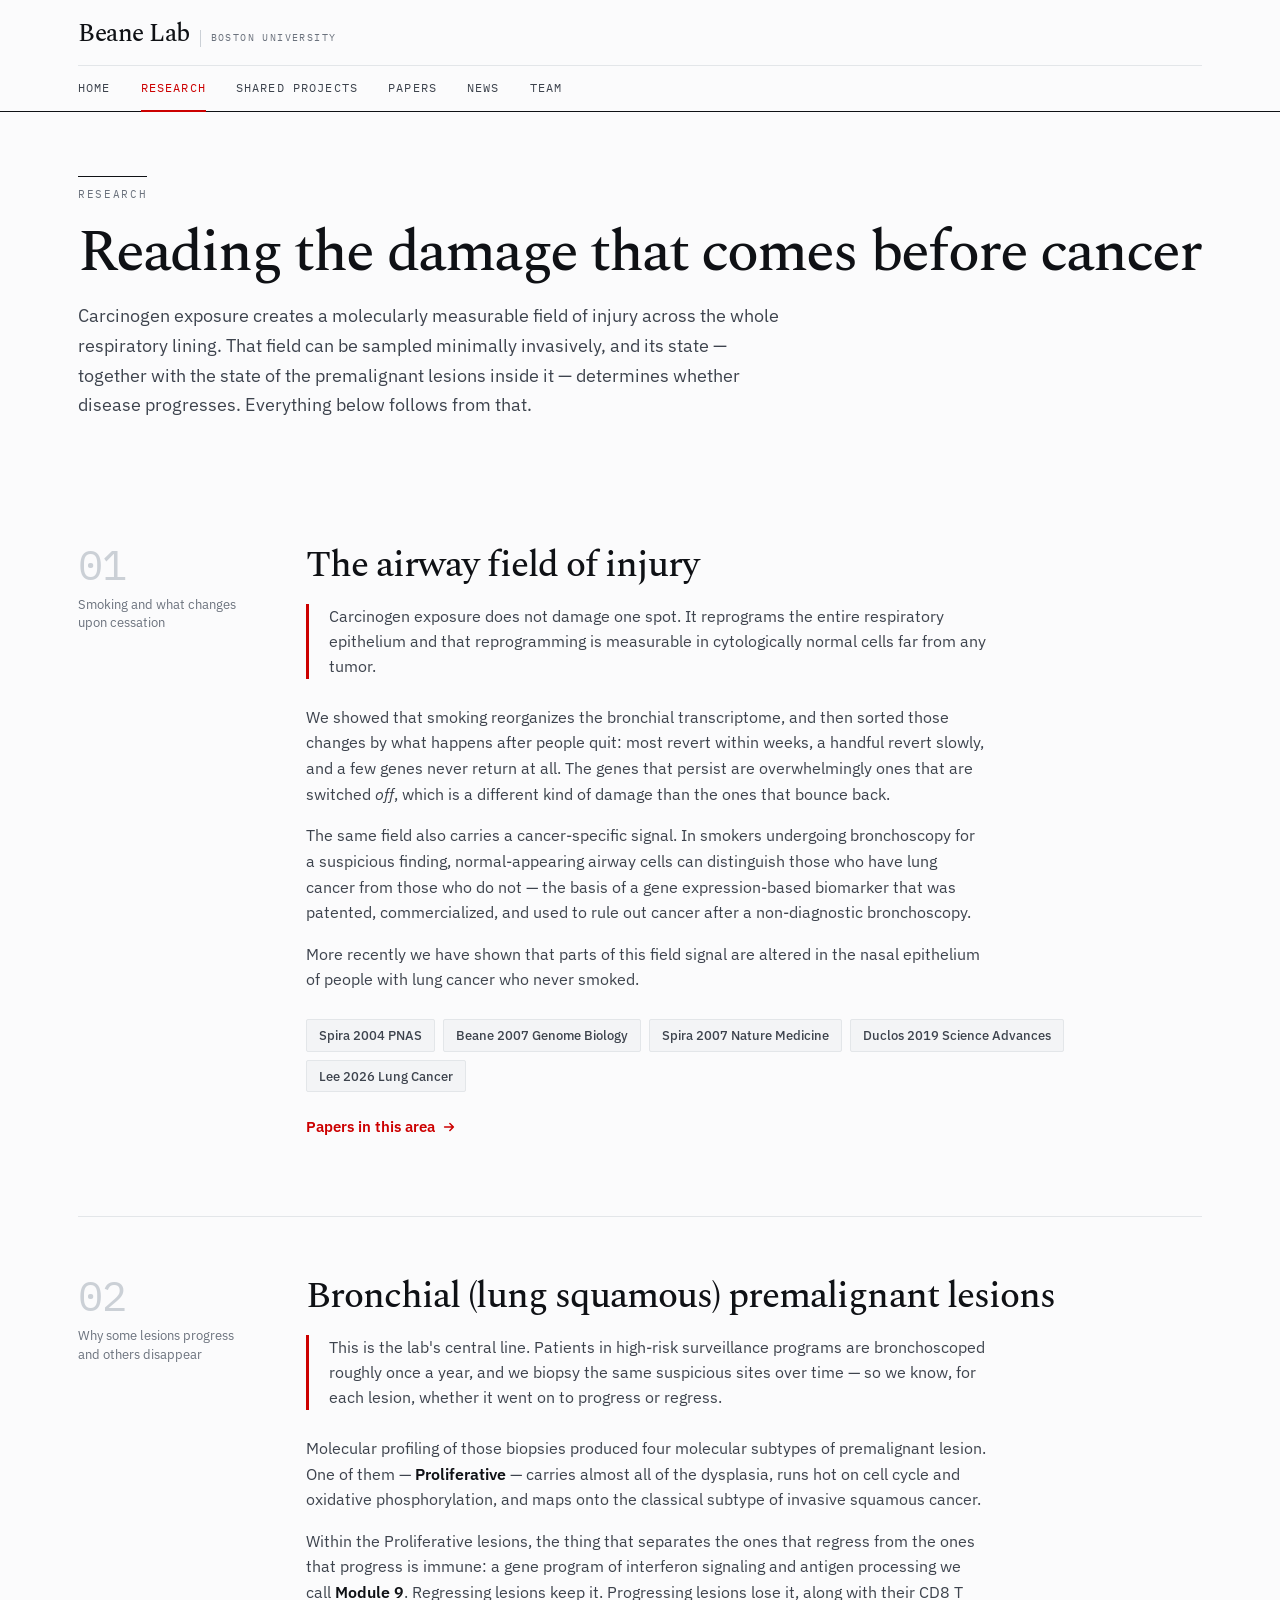
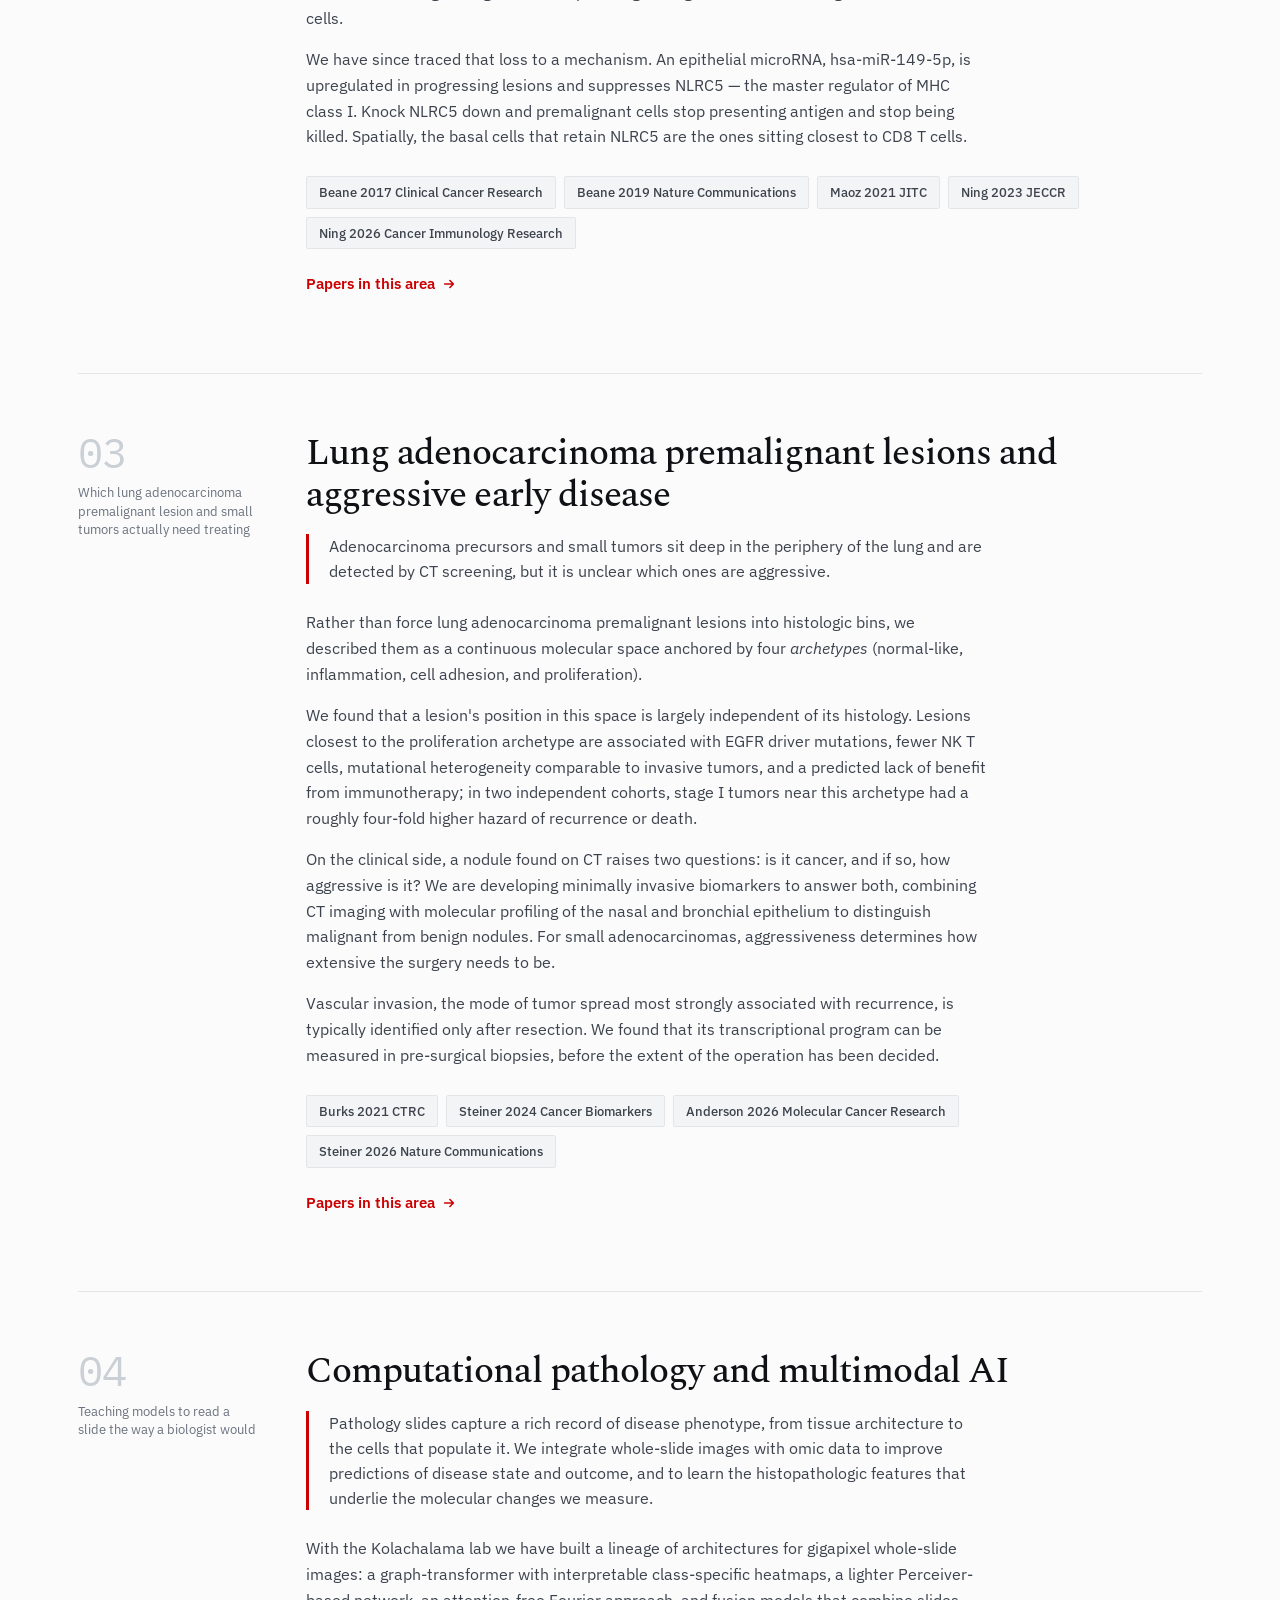
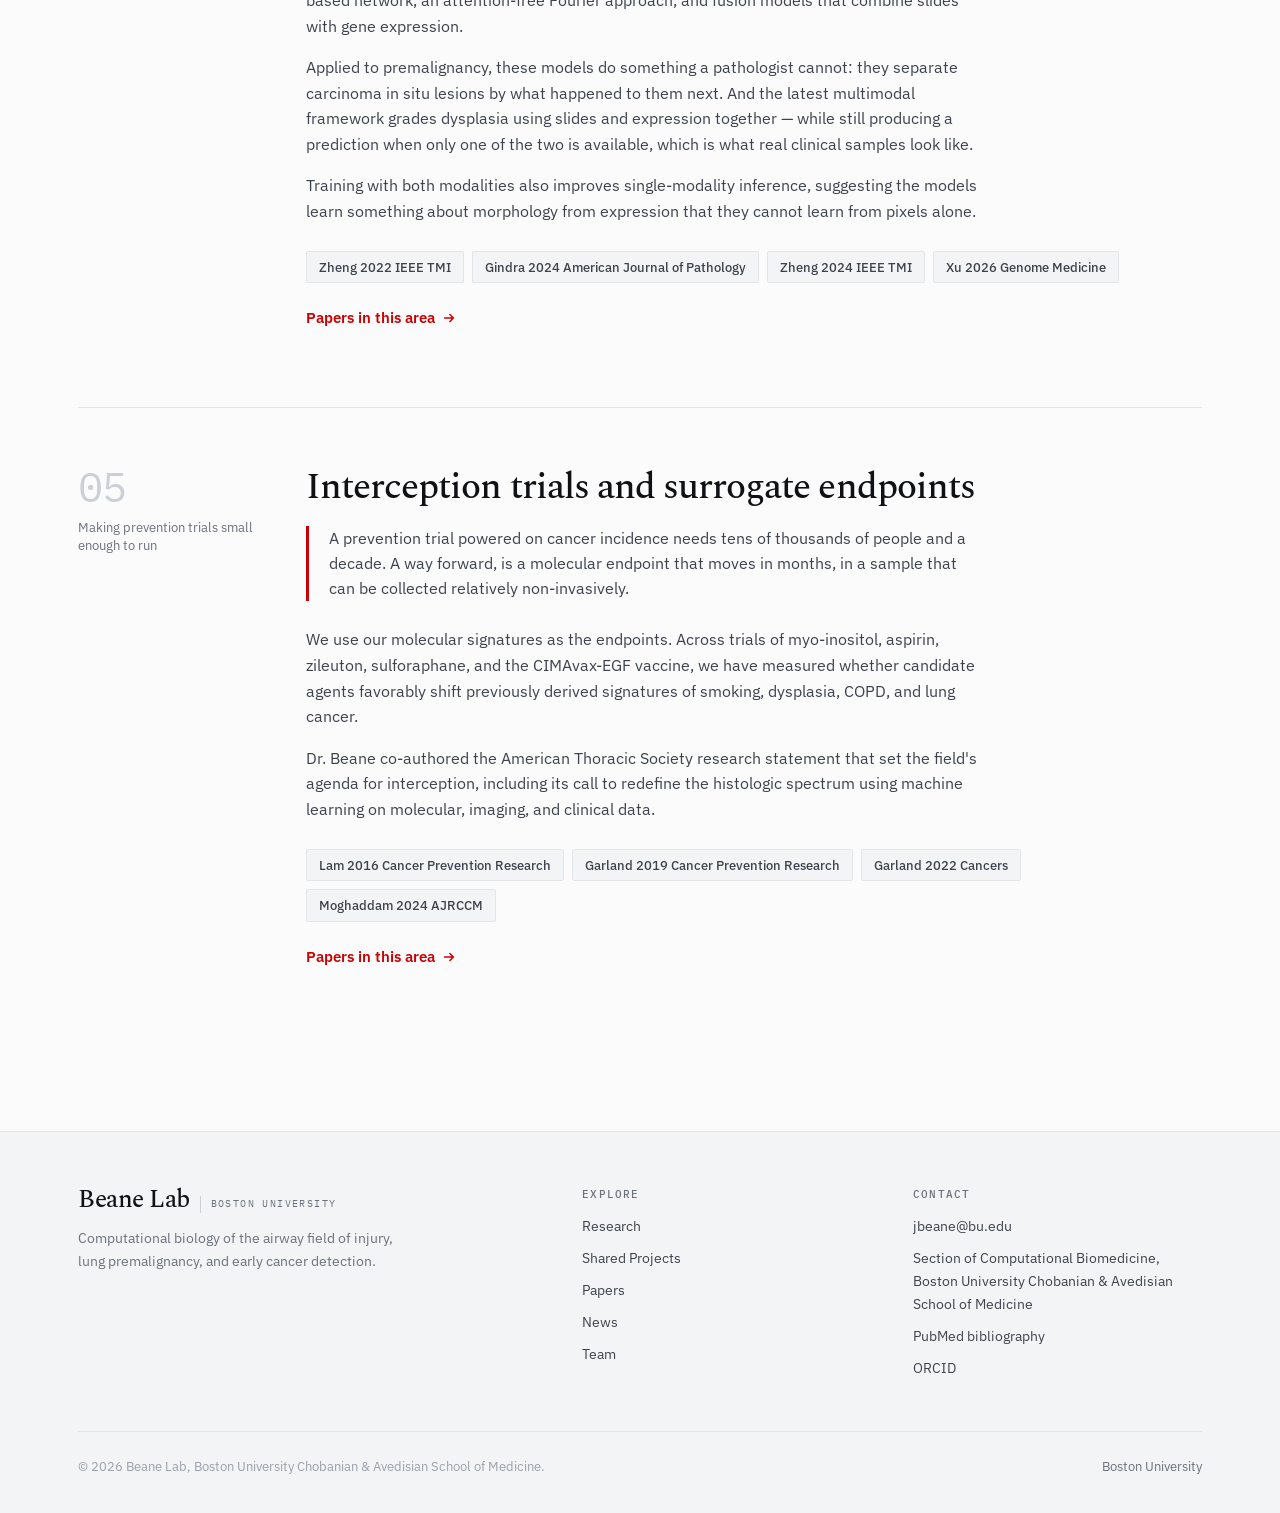
<file: research.html>
<!doctype html>
<html lang="en">
<head>
<meta charset="utf-8">
<meta name="viewport" content="width=device-width, initial-scale=1">
<title>Research — Beane Lab</title>
<meta name="description" content="Five research threads: the airway field of injury, bronchial premalignant lesions, adenocarcinoma precursors, computational pathology, and interception trials.">
<meta name="author" content="Jennifer Beane">
<meta property="og:title" content="Research — Beane Lab">
<meta property="og:description" content="Five research threads: the airway field of injury, bronchial premalignant lesions, adenocarcinoma precursors, computational pathology, and interception trials.">
<meta property="og:type" content="website">
<link rel="icon" href="data:image/svg+xml,%3Csvg xmlns='http://www.w3.org/2000/svg' viewBox='0 0 40 40'%3E%3Ccircle cx='20' cy='20' r='19' fill='%23CC0000'/%3E%3Ccircle cx='20' cy='20' r='9' fill='%23fff'/%3E%3C/svg%3E">
<link rel="preconnect" href="https://fonts.googleapis.com">
<link rel="preconnect" href="https://fonts.gstatic.com" crossorigin>
<link href="https://fonts.googleapis.com/css2?family=IBM+Plex+Mono:wght@400;500&family=IBM+Plex+Sans:wght@400;500;600&family=Spectral:ital,wght@0,400;0,500;0,600;1,400;1,500&display=swap" rel="stylesheet">
<link rel="stylesheet" href="assets/css/site.css">
</head>
<body>
<main id="main" data-page="research"></main>
<script src="assets/js/data-site.js"></script>
<script src="assets/js/data-papers.js"></script>
<script src="assets/js/site.js"></script>
</body>
</html>
</file>
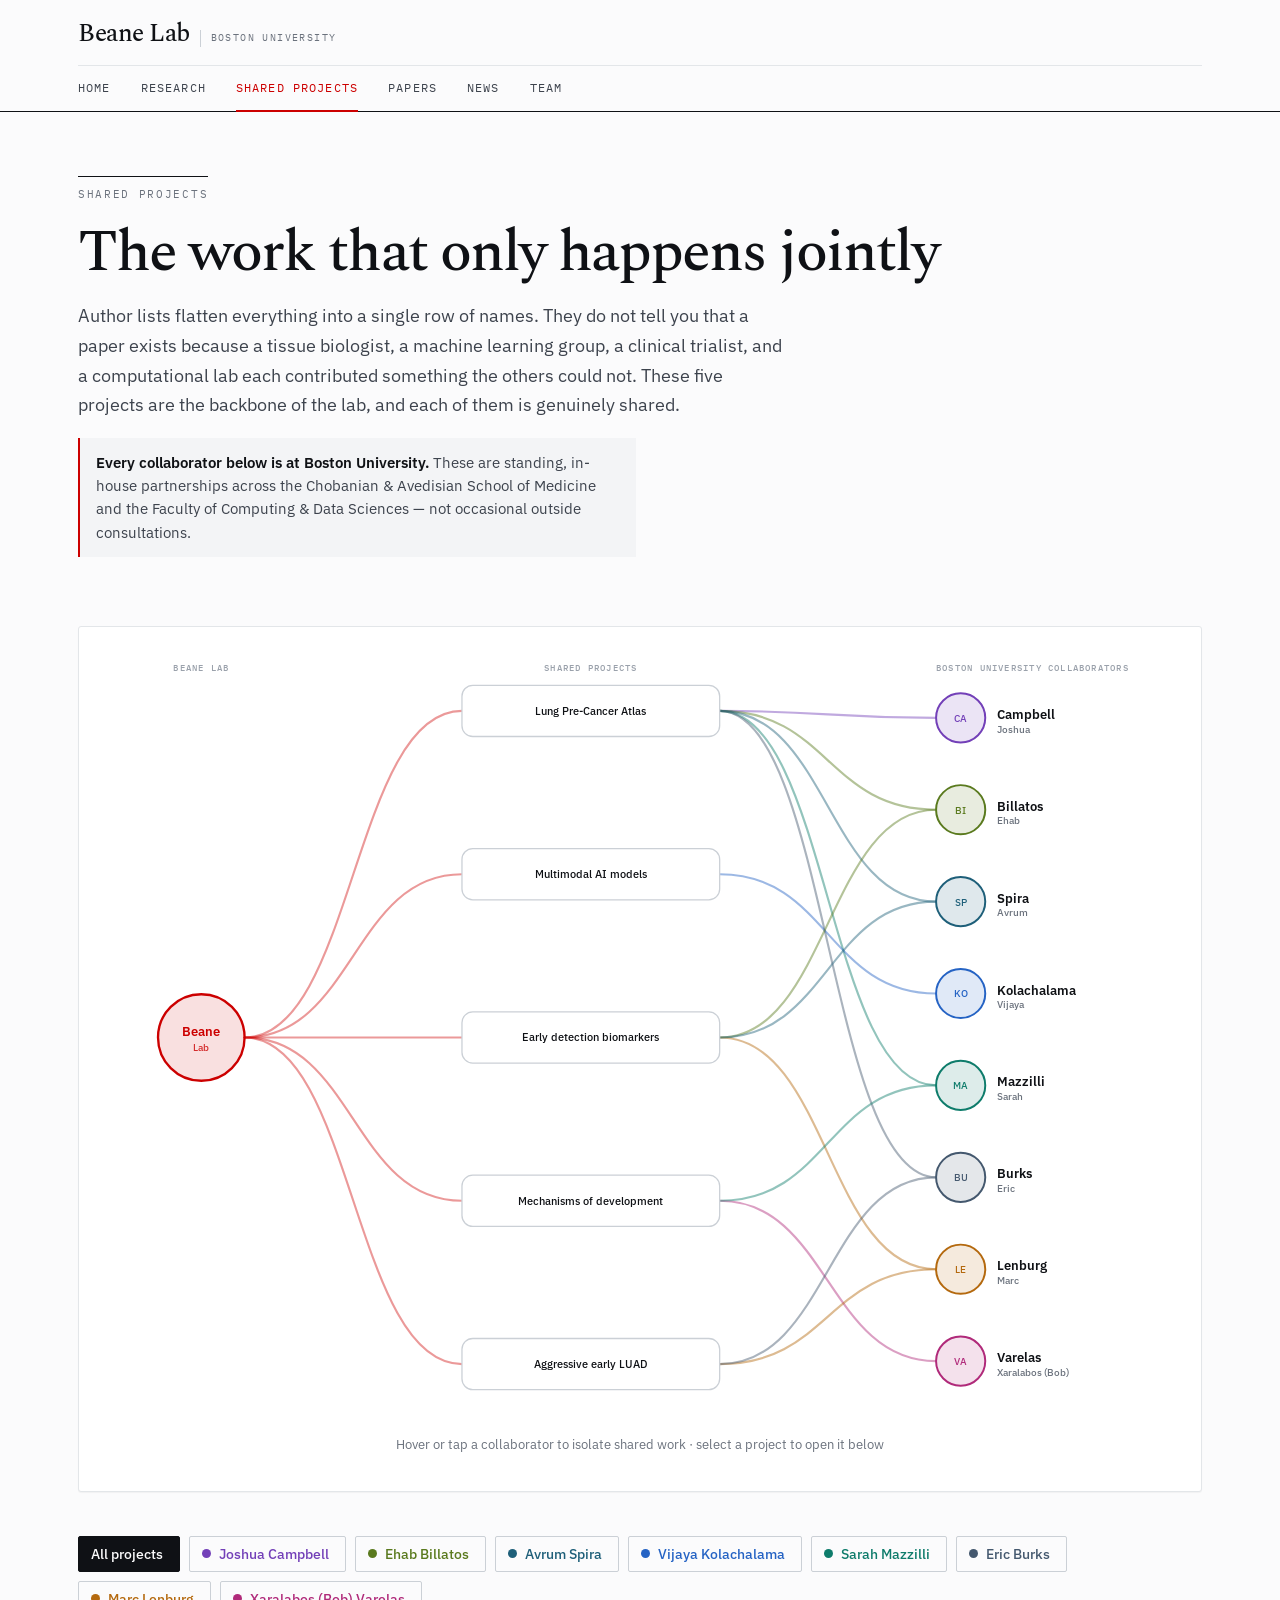
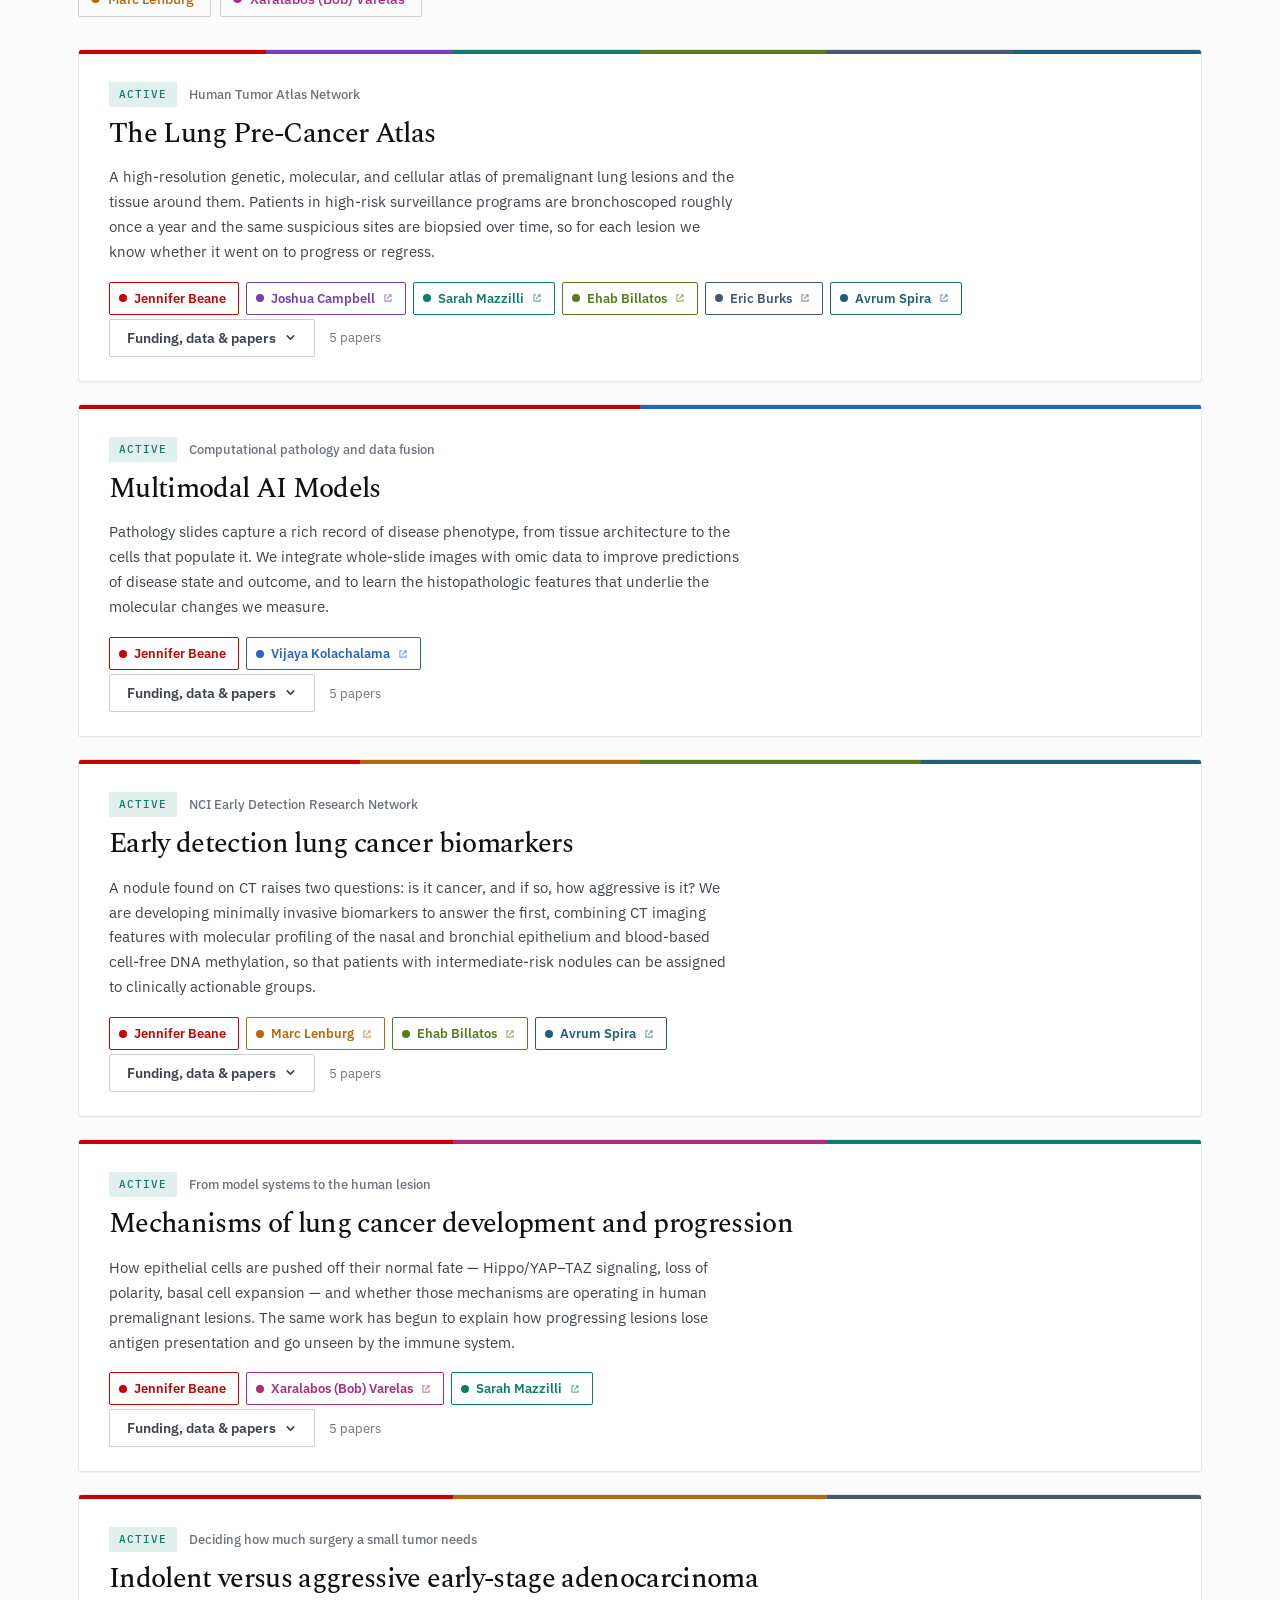
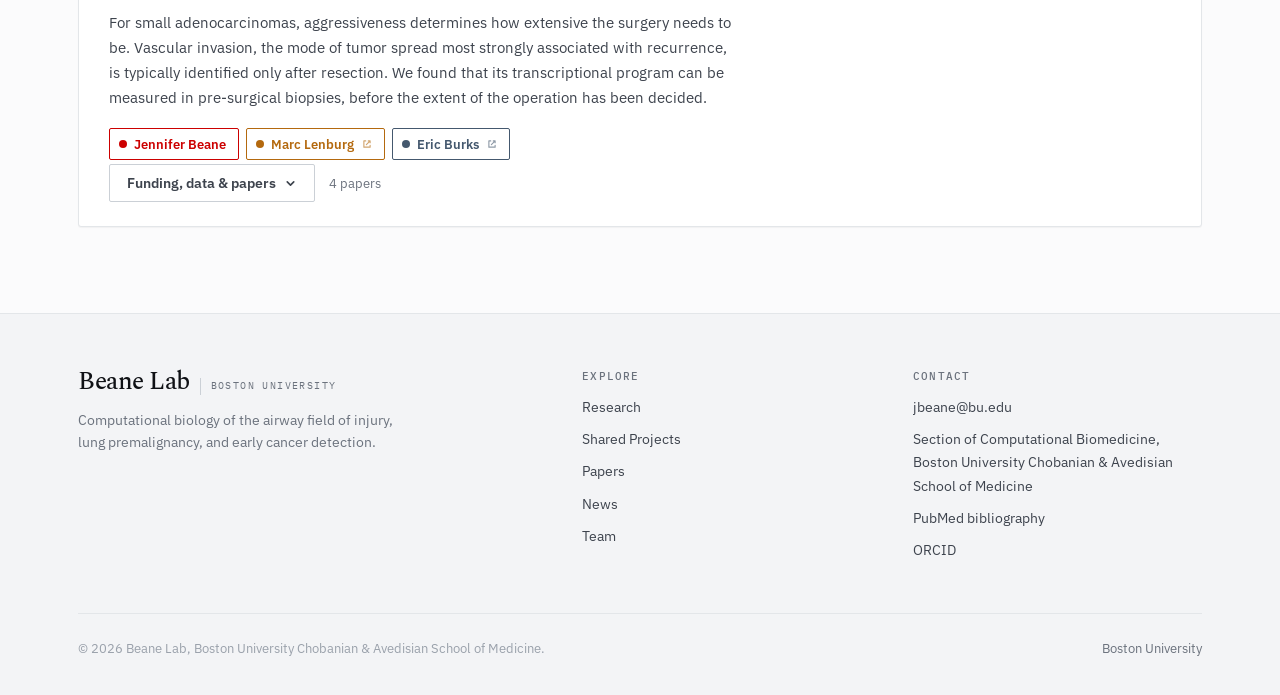
<file: shared.html>
<!doctype html>
<html lang="en">
<head>
<meta charset="utf-8">
<meta name="viewport" content="width=device-width, initial-scale=1">
<title>Shared Projects — Beane Lab</title>
<meta name="description" content="Research projects the Beane Lab runs jointly with the Mazzilli, Kolachalama, Lenburg, and Varelas labs at Boston University — who contributes what, and why each project has to be shared.">
<meta name="author" content="Jennifer Beane">
<meta property="og:title" content="Shared Projects — Beane Lab">
<meta property="og:description" content="Research projects the Beane Lab runs jointly with the Mazzilli, Kolachalama, Lenburg, and Varelas labs at Boston University — who contributes what, and why each project has to be shared.">
<meta property="og:type" content="website">
<link rel="icon" href="data:image/svg+xml,%3Csvg xmlns='http://www.w3.org/2000/svg' viewBox='0 0 40 40'%3E%3Ccircle cx='20' cy='20' r='19' fill='%23CC0000'/%3E%3Ccircle cx='20' cy='20' r='9' fill='%23fff'/%3E%3C/svg%3E">
<link rel="preconnect" href="https://fonts.googleapis.com">
<link rel="preconnect" href="https://fonts.gstatic.com" crossorigin>
<link href="https://fonts.googleapis.com/css2?family=IBM+Plex+Mono:wght@400;500&family=IBM+Plex+Sans:wght@400;500;600&family=Spectral:ital,wght@0,400;0,500;0,600;1,400;1,500&display=swap" rel="stylesheet">
<link rel="stylesheet" href="assets/css/site.css">
</head>
<body>
<main id="main" data-page="shared"></main>
<script src="assets/js/data-site.js"></script>
<script src="assets/js/data-papers.js"></script>
<script src="assets/js/site.js"></script>
</body>
</html>
</file>
<file: assets/css/site.css>
/* ============================================================
   Beane Lab — stylesheet
   Boston University palette: BU Red #CC0000, Black #2D2926
   ============================================================ */

/* ---------- tokens ---------- */
:root {
  --paper:        #FBFBFC;
  --paper-2:      #F3F4F6;
  --paper-3:      #E6E8EB;
  --card:         #FFFFFF;
  --ink:          #0F1115;
  --ink-2:        #3D434D;
  --ink-3:        #6B727D;
  --ink-4:        #9AA1AB;
  --rule:         #E3E6E9;
  --rule-2:       #CBD0D6;

  --red:          #CC0000;
  --red-soft:     #FBECEC;
  --red-deep:     #A30000;
  --on-red:       #FFFFFF;

  --c-campbell:   #7340B8;
  --c-burks:      #44586E;
  --c-spira:      #1E5F79;
  --c-billatos:   #5A7A1E;
  --c-kola:       #2563C4;
  --c-mazzilli:   #0E7C6B;
  --c-lenburg:    #B4690E;
  --c-varelas:    #B02A7A;

  --font-display: 'Spectral', Georgia, 'Times New Roman', serif;
  --font-body:    'IBM Plex Sans', -apple-system, BlinkMacSystemFont, 'Segoe UI', Helvetica, Arial, sans-serif;
  --font-mono:    'IBM Plex Mono', ui-monospace, 'SF Mono', Menlo, Consolas, monospace;

  --maxw:         1180px;
  --maxw-text:    680px;
  --radius:       3px;
  --radius-sm:    2px;

  --shadow-1: 0 1px 1px rgba(15,17,21,.04);
  --shadow-2: 0 1px 2px rgba(15,17,21,.06), 0 6px 18px rgba(15,17,21,.06);
  --shadow-3: 0 2px 6px rgba(15,17,21,.08), 0 18px 44px rgba(15,17,21,.10);

  --ease: cubic-bezier(.22,.61,.36,1);
}

:root { color-scheme: light; }

/* ---------- reset ---------- */
*, *::before, *::after { box-sizing: border-box; }
html { -webkit-text-size-adjust: 100%; scroll-behavior: smooth; }
@media (prefers-reduced-motion: reduce) {
  html { scroll-behavior: auto; }
  *, *::before, *::after { animation-duration: .01ms !important; transition-duration: .01ms !important; }
}
body {
  margin: 0;
  background: var(--paper);
  color: var(--ink);
  font-family: var(--font-body);
  font-size: 16px;
  line-height: 1.65;
  -webkit-font-smoothing: antialiased;
  text-rendering: optimizeLegibility;
  overflow-x: hidden;
}
img { max-width: 100%; display: block; }
a { color: inherit; }
h1,h2,h3,h4 { margin: 0; font-weight: 600; line-height: 1.15; letter-spacing: -.015em; }
p { margin: 0 0 1em; }
::selection { background: var(--red); color: var(--on-red); }

.wrap { max-width: var(--maxw); margin: 0 auto; padding: 0 28px; }
@media (max-width: 640px) { .wrap { padding: 0 20px; } }

.skip {
  position: absolute; left: -9999px; top: 0; z-index: 999;
  background: var(--red); color: var(--on-red); padding: 12px 20px; border-radius: 0 0 8px 0;
}
.skip:focus { left: 0; }

/* ============================================================
   MASTHEAD  — two-row, non-sticky, journal-style
   ============================================================ */
.site-head { background: var(--paper); border-bottom: 1px solid var(--ink); }
.head-in { max-width: var(--maxw); margin: 0 auto; padding: 0 28px; }
@media (max-width: 640px) { .head-in { padding: 0 20px; } }

.head-top {
  display: flex; align-items: center; justify-content: space-between;
  gap: 20px; padding: 22px 0 18px;
}
.brand { display: flex; align-items: baseline; gap: 10px; text-decoration: none; flex-shrink: 0; }
.brand-mark { display: none; }
.brand-txt { display: flex; align-items: baseline; gap: 10px; flex-wrap: wrap; }
.brand-txt b {
  font-family: var(--font-display); font-weight: 500; font-size: 25px;
  letter-spacing: -.02em; color: var(--ink); line-height: 1;
}
.brand-txt span {
  font-family: var(--font-mono); font-size: 10px; letter-spacing: .14em;
  text-transform: uppercase; color: var(--ink-3); font-weight: 400;
  padding-left: 10px; border-left: 1px solid var(--rule-2);
}

.head-nav { border-top: 1px solid var(--rule); }
.nav { display: flex; gap: 0; flex-wrap: wrap; }
.nav a {
  text-decoration: none; color: var(--ink-2);
  font-family: var(--font-mono); font-size: 11.5px; font-weight: 400;
  letter-spacing: .1em; text-transform: uppercase;
  padding: 13px 0; margin-right: 30px; position: relative;
  transition: color .18s var(--ease);
}
.nav a:last-child { margin-right: 0; }
.nav a:hover { color: var(--ink); }
.nav a.on { color: var(--red); }
.nav a.on::after {
  content: ''; position: absolute; left: 0; right: 0; bottom: -1px;
  height: 2px; background: var(--red);
}

.head-tools { display: flex; align-items: center; gap: 6px; }
.icon-btn {
  width: 32px; height: 32px; display: grid; place-items: center;
  border: 1px solid var(--rule-2); background: transparent; color: var(--ink-2);
  border-radius: 2px; cursor: pointer; padding: 0;
  transition: all .18s var(--ease);
}
.icon-btn:hover { border-color: var(--ink); color: var(--ink); }
.icon-btn svg { width: 16px; height: 16px; }
.nav-toggle { display: none; }

@media (max-width: 820px) {
  .head-nav { display: none; }
  .head-nav.open { display: block; }
  .nav { flex-direction: column; }
  .nav a { margin-right: 0; padding: 12px 0; border-bottom: 1px solid var(--rule); font-size: 12.5px; }
  .nav a:last-child { border-bottom: 0; }
  .nav a.on::after { display: none; }
  .nav-toggle { display: grid; }
  .head-top { padding: 16px 0; }
  .brand-txt b { font-size: 21px; }
}

/* ============================================================
   HERO — split: argument on the left, the field itself on the right
   ============================================================ */
.hero { padding: 76px 0 70px; border-bottom: 1px solid var(--rule); }
.hero-grid {
  display: grid; grid-template-columns: minmax(0,1.08fr) minmax(0,.92fr);
  gap: 56px; align-items: center;
}
@media (max-width: 900px) { .hero-grid { grid-template-columns: 1fr; gap: 36px; } }

.hero h1 {
  font-family: var(--font-display);
  font-size: clamp(2.5rem, 5.4vw, 3.9rem);
  font-weight: 500; line-height: 1.08; letter-spacing: -.022em;
  margin-bottom: 24px;
}
.hero h1 em { font-style: italic; color: var(--red); }

.hero-lede {
  font-size: 1.02rem; line-height: 1.68; color: var(--ink-2);
  max-width: 54ch; margin-bottom: 30px;
}
.hero-lede em { font-style: italic; color: var(--ink); font-weight: 500; }

/* text links, not buttons — the pill row was the giveaway */
.hero-cta { display: flex; flex-wrap: wrap; gap: 26px; align-items: center; }
.tlink {
  font-family: var(--font-mono); font-size: 11.5px; letter-spacing: .1em;
  text-transform: uppercase; text-decoration: none; color: var(--ink);
  padding-bottom: 5px; border-bottom: 2px solid var(--red);
  transition: color .18s var(--ease), border-color .18s var(--ease);
}
.tlink:hover { color: var(--red); }
.tlink.quiet { border-bottom-color: var(--rule-2); color: var(--ink-2); }
.tlink.quiet:hover { color: var(--ink); border-bottom-color: var(--ink); }

/* the field-of-injury plate — foreground, framed, captioned */
.field-plate { border: 1px solid var(--ink); background: var(--card); }
.field-plate svg { display: block; width: 100%; height: auto; }
.field-cap {
  border-top: 1px solid var(--rule); padding: 13px 16px 15px;
  font-family: var(--font-body); font-size: 12.6px;
  color: var(--ink-3); line-height: 1.62;
}
.field-cap b { color: var(--ink-2); font-weight: 600; }

/* ============================================================
   SECTIONS
   ============================================================ */
.section { padding: 86px 0; }
.section.alt { background: var(--paper-2); border-top: 1px solid var(--rule); border-bottom: 1px solid var(--rule); }
.section.tight { padding: 56px 0; }

.sec-head { margin-bottom: 44px; max-width: 70ch; }
.sec-head h2 {
  font-family: var(--font-display); font-weight: 500;
  font-size: clamp(1.6rem, 2.8vw, 2.1rem); letter-spacing: -.018em; line-height: 1.08;
  margin-bottom: 14px;
}
.sec-head p { color: var(--ink-2); font-size: 1.05rem; max-width: 62ch; margin: 0; }

.sec-head-row {
  display: flex; align-items: flex-end; justify-content: space-between;
  gap: 24px; margin-bottom: 40px; flex-wrap: wrap;
}
.sec-head-row .sec-head { margin-bottom: 0; }

.link-more {
  display: inline-flex; align-items: center; gap: 7px; text-decoration: none;
  font-size: 14.5px; font-weight: 600; color: var(--red); white-space: nowrap;
  border-bottom: 1px solid transparent; padding-bottom: 2px;
  transition: border-color .2s var(--ease), gap .2s var(--ease);
}
.link-more:hover { border-bottom-color: var(--red); gap: 11px; }
.link-more svg { width: 14px; height: 14px; }

.page-head { padding: 64px 0 20px; }
.page-head h1 {
  font-family: var(--font-display); font-weight: 500;
  font-size: clamp(2.4rem, 5.5vw, 3.7rem); letter-spacing: -.033em; line-height: 1.05;
  margin-bottom: 18px;
}
.page-head .lede { font-size: 1.12rem; color: var(--ink-2); max-width: 64ch; }

/* ============================================================
   RESEARCH
   ============================================================ */
.research-grid { display: grid; gap: 1px; background: var(--rule); border: 1px solid var(--rule); border-radius: var(--radius); overflow: hidden; }
.research-grid.cols-2 { grid-template-columns: 1fr 1fr; }
@media (max-width: 820px) { .research-grid.cols-2 { grid-template-columns: 1fr; } }

.rcard {
  background: var(--paper); padding: 34px 32px; text-decoration: none; color: inherit;
  display: flex; flex-direction: column; position: relative;
  transition: background .22s var(--ease);
}
.rcard:hover { background: var(--card); }
.rcard .num {
  font-family: var(--font-mono); font-size: 12px; font-weight: 500;
  color: var(--red); letter-spacing: .06em; margin-bottom: 16px;
}
.rcard h3 {
  font-family: var(--font-display); font-weight: 500; font-size: 1.55rem;
  letter-spacing: -.022em; line-height: 1.15; margin-bottom: 10px;
}
.rcard .kicker { font-size: 13px; color: var(--ink-3); margin-bottom: 14px; font-weight: 500; }
.rcard p { color: var(--ink-2); font-size: 14.8px; line-height: 1.6; margin: 0; }
.rcard .go {
  margin-top: 20px; font-size: 13.5px; font-weight: 600; color: var(--red);
  display: inline-flex; align-items: center; gap: 7px;
  transition: gap .2s var(--ease);
}
.rcard:hover .go { gap: 12px; }
.rcard .go svg { width: 13px; height: 13px; }

/* long-form research sections */
.thread {
  display: grid; grid-template-columns: 180px 1fr; gap: 48px;
  padding: 58px 0; border-top: 1px solid var(--rule);
}
.thread:first-of-type { border-top: 0; }
@media (max-width: 820px) { .thread { grid-template-columns: 1fr; gap: 20px; padding: 40px 0; } }

.thread-side { position: sticky; top: 100px; align-self: start; }
@media (max-width: 820px) { .thread-side { position: static; } }
.thread-num {
  font-family: var(--font-mono); font-size: 2.6rem; font-weight: 400;
  color: var(--rule-2); line-height: 1; letter-spacing: -.03em; margin-bottom: 10px;
}
.thread-kicker { font-size: 12.5px; color: var(--ink-3); line-height: 1.45; }

.thread-body h2 {
  font-family: var(--font-display); font-weight: 500;
  font-size: clamp(1.7rem, 3.2vw, 2.3rem); letter-spacing: -.026em; margin-bottom: 18px;
}
.thread-lede {
  font-size: 1.12rem; line-height: 1.6; color: var(--ink);
  padding-left: 20px; border-left: 3px solid var(--red); margin-bottom: 26px;
}
.thread-body p { color: var(--ink-2); max-width: var(--maxw-text); font-size: 15.6px; }
.thread-body strong { color: var(--ink); font-weight: 600; }

.anchors { margin-top: 26px; display: flex; flex-wrap: wrap; gap: 8px; }
.anchor-chip {
  font-size: 12.5px; padding: 5px 12px; border-radius: 2px;
  background: var(--paper-2); border: 1px solid var(--rule); color: var(--ink-2);
  font-weight: 500;
}

/* ============================================================
   SHARED PROJECTS — the collaboration map
   ============================================================ */
.map-shell {
  background: var(--card); border: 1px solid var(--rule); border-radius: var(--radius);
  padding: 20px; box-shadow: var(--shadow-1); margin-bottom: 44px;
  position: relative; overflow: hidden;
}
.map-scroll { overflow-x: auto; overflow-y: hidden; -webkit-overflow-scrolling: touch; }
.map-shell svg { width: 100%; height: auto; display: block; touch-action: manipulation; }
@media (max-width: 760px) { .map-shell svg { min-width: 720px; } .map-shell { padding: 14px; } }

.map-node-label { font-family: var(--font-body); font-weight: 600; font-size: 13px; }
.map-node-sub   { font-family: var(--font-body); font-weight: 500; font-size: 10px; }
.map-proj-label { font-family: var(--font-body); font-weight: 500; font-size: 11.5px; }

.map-link { transition: stroke-opacity .25s var(--ease), stroke-width .25s var(--ease); }
.map-person, .map-proj { cursor: pointer; }
.map-person circle, .map-proj rect { transition: all .25s var(--ease); }
.map-dim { opacity: .13; }
.map-hint {
  text-align: center; font-size: 12.5px; color: var(--ink-3);
  margin-top: 6px; padding-bottom: 4px;
}

/* filter chips */
.chips { display: flex; flex-wrap: wrap; gap: 9px; margin-bottom: 32px; }
.chip {
  display: inline-flex; align-items: center; gap: 8px;
  padding: 8px 16px 8px 12px; border-radius: 2px; cursor: pointer;
  border: 1px solid var(--rule-2); background: transparent; color: var(--ink-2);
  font-family: var(--font-body); font-size: 13.5px; font-weight: 500;
  transition: all .18s var(--ease);
}
.chip:hover { border-color: var(--ink-4); color: var(--ink); }
.chip .dot { width: 9px; height: 9px; border-radius: 50%; background: currentColor; flex-shrink: 0; }
.chip.on { background: var(--ink); color: var(--paper); border-color: var(--ink); }

/* project cards */
.proj-list { display: flex; flex-direction: column; gap: 22px; }
.proj {
  background: var(--card); border: 1px solid var(--rule); border-radius: var(--radius);
  overflow: hidden; box-shadow: var(--shadow-1);
  transition: box-shadow .25s var(--ease), transform .25s var(--ease), opacity .25s var(--ease);
}
.proj:hover { box-shadow: var(--shadow-2); }
.proj.hide { display: none; }

.proj-bar { height: 4px; display: flex; }
.proj-bar i { flex: 1; display: block; }

.proj-top { padding: 28px 30px 0; }
@media (max-width: 640px) { .proj-top { padding: 24px 20px 0; } }

.proj-meta { display: flex; align-items: center; gap: 12px; flex-wrap: wrap; margin-bottom: 12px; }
.proj-status {
  font-size: 10.5px; font-weight: 700; letter-spacing: .1em; text-transform: uppercase;
  color: var(--c-mazzilli); background: color-mix(in srgb, var(--c-mazzilli) 12%, transparent);
  padding: 4px 10px; border-radius: 2px;
}
.proj-sub { font-size: 12.5px; color: var(--ink-3); font-weight: 500; }

.proj h3 {
  font-family: var(--font-display); font-weight: 500; font-size: 1.72rem;
  letter-spacing: -.024em; line-height: 1.14; margin-bottom: 14px;
}
.proj-lede { color: var(--ink-2); font-size: 15.4px; line-height: 1.62; max-width: 70ch; }

.proj-people { display: flex; flex-wrap: wrap; gap: 7px; margin: 18px 0 4px; }
.person-tag {
  display: inline-flex; align-items: center; gap: 7px;
  font-size: 12.5px; font-weight: 600; padding: 5px 12px 5px 9px;
  border-radius: 2px; border: 1px solid currentColor;
}
.person-tag .dot { width: 8px; height: 8px; border-radius: 50%; background: currentColor; }

/* the "who brings what" braid */
.split { margin: 26px 0 0; border-top: 1px solid var(--rule); }
.split-row {
  display: grid; grid-template-columns: 190px 1fr; gap: 20px;
  padding: 15px 0; border-bottom: 1px solid var(--rule);
  align-items: start;
}
.split-row:last-child { border-bottom: 0; }
@media (max-width: 640px) { .split-row { grid-template-columns: 1fr; gap: 5px; } }
.split-who {
  display: flex; align-items: center; gap: 9px;
  font-size: 13.5px; font-weight: 600;
}
.split-who .bar { width: 3px; height: 17px; border-radius: 3px; background: currentColor; flex-shrink: 0; }
.split-what { font-size: 14.2px; color: var(--ink-2); line-height: 1.55; }

/* expandable detail */
.proj-more {
  display: grid; grid-template-rows: 0fr;
  transition: grid-template-rows .35s var(--ease);
}
.proj.open .proj-more { grid-template-rows: 1fr; }
.proj-more > div { overflow: hidden; }
.proj-more-in { padding: 4px 30px 28px; }
@media (max-width: 640px) { .proj-more-in { padding: 4px 20px 24px; } }

.why {
  background: var(--paper-2); border-left: 3px solid var(--red);
  padding: 16px 20px; border-radius: 0 var(--radius-sm) var(--radius-sm) 0;
  font-size: 14.6px; line-height: 1.6; color: var(--ink-2); margin: 20px 0 24px;
}
.why b {
  display: block; font-size: 10.5px; letter-spacing: .11em; text-transform: uppercase;
  color: var(--red); margin-bottom: 7px; font-weight: 700;
}

.detail-grid { display: grid; grid-template-columns: 1fr 1fr; gap: 28px; }
@media (max-width: 760px) { .detail-grid { grid-template-columns: 1fr; gap: 22px; } }
.detail-col h4 {
  font-size: 10.5px; letter-spacing: .11em; text-transform: uppercase;
  color: var(--ink-3); margin-bottom: 12px; font-weight: 700;
}
.detail-col ul { margin: 0; padding: 0; list-style: none; }
.detail-col li {
  font-size: 13.6px; color: var(--ink-2); line-height: 1.5;
  padding: 7px 0 7px 18px; position: relative; border-bottom: 1px solid var(--rule);
}
.detail-col li:last-child { border-bottom: 0; }
.detail-col li::before {
  content: ''; position: absolute; left: 0; top: 15px;
  width: 6px; height: 1px; background: var(--ink-4);
}
.acc-chips { display: flex; flex-wrap: wrap; gap: 7px; }
.acc {
  font-family: var(--font-mono); font-size: 11.5px; padding: 4px 10px;
  background: var(--paper-2); border: 1px solid var(--rule); border-radius: 6px;
  color: var(--ink-2);
}

.proj-papers { margin-top: 26px; }
.proj-papers h4 {
  font-size: 10.5px; letter-spacing: .11em; text-transform: uppercase;
  color: var(--ink-3); margin-bottom: 12px; font-weight: 700;
}

.proj-foot {
  padding: 0 30px 24px; display: flex; align-items: center; gap: 14px; flex-wrap: wrap;
}
@media (max-width: 640px) { .proj-foot { padding: 0 20px 22px; } }
.toggle-btn {
  display: inline-flex; align-items: center; gap: 8px;
  background: transparent; border: 1px solid var(--rule-2); color: var(--ink-2);
  font-family: var(--font-body); font-size: 13.5px; font-weight: 600;
  padding: 9px 17px; border-radius: 2px; cursor: pointer;
  transition: all .18s var(--ease);
}
.toggle-btn:hover { border-color: var(--ink-4); color: var(--ink); background: var(--paper-2); }
.toggle-btn svg { width: 13px; height: 13px; transition: transform .3s var(--ease); }
.proj.open .toggle-btn svg { transform: rotate(180deg); }
.proj-count { font-size: 12.5px; color: var(--ink-3); }

/* ============================================================
   PAPERS
   ============================================================ */
.paper-tools {
  display: flex; gap: 12px; flex-wrap: wrap; align-items: center;
  margin-bottom: 26px;
}
.search-box {
  position: relative; flex: 1; min-width: 240px;
}
.search-box svg {
  position: absolute; left: 14px; top: 50%; transform: translateY(-50%);
  width: 16px; height: 16px; color: var(--ink-4); pointer-events: none;
}
.search-box input {
  width: 100%; padding: 11px 15px 11px 40px;
  border: 1px solid var(--rule-2); border-radius: 2px;
  background: var(--card); color: var(--ink);
  font-family: var(--font-body); font-size: 14.5px;
  transition: border-color .18s var(--ease), box-shadow .18s var(--ease);
}
.search-box input:focus {
  outline: none; border-color: var(--red);
  box-shadow: 0 0 0 3px color-mix(in srgb, var(--red) 15%, transparent);
}
.search-box input::placeholder { color: var(--ink-4); }

.paper-list { border-top: 1px solid var(--rule); }
.yr-head {
  font-family: var(--font-mono); font-size: .95rem; font-weight: 500;
  color: var(--ink-3); padding: 26px 0 10px; letter-spacing: -.01em;
}
.paper {
  display: block; padding: 20px 0; border-bottom: 1px solid var(--rule);
  text-decoration: none; color: inherit; position: relative;
  transition: background .18s var(--ease);
}
.paper:hover { background: color-mix(in srgb, var(--paper-2) 60%, transparent); }
.paper.hide { display: none; }

.paper-badges { display: flex; gap: 7px; flex-wrap: wrap; margin-bottom: 8px; align-items: center; }
.badge {
  font-size: 10px; font-weight: 700; letter-spacing: .09em; text-transform: uppercase;
  padding: 3px 8px; border-radius: 5px;
}
.badge-first  { background: var(--red); color: var(--on-red); }
.badge-senior { background: var(--ink); color: var(--paper); }
.badge-pre    { background: var(--paper-3); color: var(--ink-3); }
.badge-tag    { background: transparent; color: var(--ink-3); border: 1px solid var(--rule-2); font-weight: 600; }

.paper h3 {
  font-family: var(--font-display); font-weight: 500; font-size: 1.22rem;
  line-height: 1.28; letter-spacing: -.016em; margin-bottom: 7px;
  transition: color .18s var(--ease);
}
.paper:hover h3 { color: var(--red); }
.paper .authors { font-size: 13.4px; color: var(--ink-3); margin-bottom: 7px; }
.paper .venue { font-size: 13.4px; color: var(--ink-2); margin-bottom: 9px; }
.paper .venue i { font-style: italic; }
.paper .note {
  font-size: 14.2px; color: var(--ink-2); line-height: 1.55;
  padding-left: 15px; border-left: 2px solid var(--rule-2); max-width: 78ch;
}
.paper:hover .note { border-left-color: var(--red); }

.empty {
  padding: 60px 20px; text-align: center; color: var(--ink-3); font-size: 15px;
}

/* compact paper rows (inside project cards / home) */
.mini-papers { display: flex; flex-direction: column; }
.mini-paper {
  display: flex; gap: 14px; padding: 11px 0; border-top: 1px solid var(--rule);
  text-decoration: none; color: inherit; align-items: baseline;
  transition: padding-left .2s var(--ease);
}
.mini-paper:hover { padding-left: 6px; }
.mini-paper .my { font-family: var(--font-mono); font-size: 12px; color: var(--ink-4); flex-shrink: 0; width: 34px; }
.mini-paper .mt { font-size: 14.2px; line-height: 1.45; color: var(--ink); }
.mini-paper:hover .mt { color: var(--red); }
.mini-paper .mj { font-size: 12.6px; color: var(--ink-3); font-style: italic; }

/* featured papers on home */
.feat-grid { display: grid; grid-template-columns: repeat(3, 1fr); gap: 20px; }
@media (max-width: 920px) { .feat-grid { grid-template-columns: repeat(2, 1fr); } }
@media (max-width: 600px) { .feat-grid { grid-template-columns: 1fr; } }
.feat {
  background: var(--card); border: 1px solid var(--rule); border-radius: var(--radius);
  padding: 24px 24px 22px; text-decoration: none; color: inherit;
  display: flex; flex-direction: column;
  transition: transform .22s var(--ease), box-shadow .22s var(--ease), border-color .22s var(--ease);
}
.feat:hover { transform: translateY(-3px); box-shadow: var(--shadow-2); border-color: var(--rule-2); }
.feat .fy { font-family: var(--font-mono); font-size: 11.5px; color: var(--red); margin-bottom: 12px; letter-spacing: .05em; }
.feat h3 {
  font-family: var(--font-display); font-weight: 500; font-size: 1.16rem;
  line-height: 1.28; letter-spacing: -.016em; margin-bottom: 10px;
}
.feat .fj { font-size: 12.8px; color: var(--ink-3); font-style: italic; margin-bottom: 12px; }
.feat .fn { font-size: 13.8px; color: var(--ink-2); line-height: 1.55; margin: 0; }

/* ============================================================
   NEWS
   ============================================================ */
.news-list { border-top: 1px solid var(--rule); }
.news-item {
  display: grid; grid-template-columns: 150px 1fr; gap: 32px;
  padding: 28px 0; border-bottom: 1px solid var(--rule);
}
@media (max-width: 760px) { .news-item { grid-template-columns: 1fr; gap: 10px; padding: 24px 0; } }
.news-when { display: flex; flex-direction: column; gap: 9px; align-items: flex-start; }
.news-date { font-family: var(--font-mono); font-size: 12.5px; color: var(--ink-3); }
.news-tag {
  font-size: 10px; font-weight: 700; letter-spacing: .1em; text-transform: uppercase;
  padding: 3px 9px; border-radius: 5px; background: var(--red-soft); color: var(--red);
}
.news-body h3 {
  font-family: var(--font-display); font-weight: 500; font-size: 1.32rem;
  line-height: 1.24; letter-spacing: -.018em; margin-bottom: 10px;
}
.news-body p { color: var(--ink-2); font-size: 14.8px; line-height: 1.6; margin: 0; max-width: 72ch; }
.news-body a.nlink {
  display: inline-flex; align-items: center; gap: 6px; margin-top: 12px;
  font-size: 13.3px; font-weight: 600; color: var(--red); text-decoration: none;
  border-bottom: 1px solid transparent; padding-bottom: 1px;
}
.news-body a.nlink:hover { border-bottom-color: var(--red); }
.news-body a.nlink svg { width: 12px; height: 12px; }

/* ============================================================
   TEAM
   ============================================================ */
.pi-block {
  display: grid; grid-template-columns: 300px 1fr; gap: 48px; align-items: start;
  padding-bottom: 54px; border-bottom: 1px solid var(--rule); margin-bottom: 54px;
}
@media (max-width: 820px) { .pi-block { grid-template-columns: 1fr; gap: 28px; } }
.pi-photo {
  width: 100%; aspect-ratio: 454/560; object-fit: cover; object-position: center top;
  border-radius: var(--radius); background: var(--paper-3); box-shadow: var(--shadow-2);
}
.pi-photo-ph {
  width: 100%; aspect-ratio: 454/560; border-radius: var(--radius);
  background: linear-gradient(145deg, var(--paper-3), var(--paper-2));
  display: grid; place-items: center; color: var(--ink-4); font-size: 13px;
  border: 1px solid var(--rule);
}
.pi-info h2 {
  font-family: var(--font-display); font-weight: 500; font-size: 2.1rem;
  letter-spacing: -.028em; margin-bottom: 8px;
}
.pi-role { color: var(--red); font-weight: 600; font-size: 14.5px; margin-bottom: 14px; }
.pi-titles { font-size: 14px; color: var(--ink-3); line-height: 1.55; margin-bottom: 22px; }
.pi-info p.bio { color: var(--ink-2); font-size: 15.4px; line-height: 1.68; max-width: 68ch; }
.pi-links { display: flex; flex-wrap: wrap; gap: 10px; margin-top: 22px; }

.team-grid { display: grid; grid-template-columns: repeat(4, 1fr); gap: 1px; background: var(--rule); border: 1px solid var(--rule); border-radius: var(--radius); overflow: hidden; }
@media (max-width: 980px) { .team-grid { grid-template-columns: repeat(3, 1fr); } }
@media (max-width: 720px) { .team-grid { grid-template-columns: repeat(2, 1fr); } }
@media (max-width: 440px) { .team-grid { grid-template-columns: 1fr; } }
.member { background: var(--paper); padding: 26px 22px; transition: background .2s var(--ease); }
.member:hover { background: var(--card); }
.member .avatar {
  width: 48px; height: 48px; border-radius: 50%; margin-bottom: 15px;
  display: grid; place-items: center;
  font-family: var(--font-display); font-size: 17px; font-weight: 500;
  background: var(--red-soft); color: var(--red);
}
.member h3 { font-size: 15.5px; font-weight: 600; letter-spacing: -.01em; margin-bottom: 4px; }
.member .mrole { font-size: 12.5px; color: var(--red); font-weight: 600; margin-bottom: 9px; }
.member .mfocus { font-size: 13px; color: var(--ink-3); line-height: 1.5; }

.alumni-list { display: flex; flex-wrap: wrap; gap: 9px; }
.alum {
  font-size: 13.5px; padding: 7px 15px; border-radius: 2px;
  background: var(--paper-2); border: 1px solid var(--rule); color: var(--ink-2);
}

/* ============================================================
   FUNDERS + FOOTER
   ============================================================ */
.funders { display: flex; flex-wrap: wrap; gap: 10px; }
.funder {
  font-size: 13.5px; padding: 9px 17px; border-radius: 2px;
  border: 1px solid var(--rule); color: var(--ink-2); background: var(--card);
}

.site-foot {
  border-top: 1px solid var(--rule); background: var(--paper-2);
  padding: 56px 0 36px; margin-top: 0;
}
.foot-grid { display: grid; grid-template-columns: 1.6fr 1fr 1fr; gap: 42px; margin-bottom: 42px; }
@media (max-width: 760px) { .foot-grid { grid-template-columns: 1fr; gap: 30px; } }
.foot-brand .brand { margin-bottom: 14px; }
.foot-brand p { font-size: 13.8px; color: var(--ink-3); line-height: 1.6; max-width: 42ch; margin: 0; }
.foot-col h4 {
  font-size: 10.5px; letter-spacing: .11em; text-transform: uppercase;
  color: var(--ink-3); margin-bottom: 14px; font-weight: 700;
}
.foot-col a, .foot-col p {
  display: block; font-size: 14px; color: var(--ink-2); text-decoration: none;
  margin-bottom: 9px; transition: color .18s var(--ease);
}
.foot-col a:hover { color: var(--red); }
.foot-bot {
  border-top: 1px solid var(--rule); padding-top: 24px;
  display: flex; justify-content: space-between; gap: 18px; flex-wrap: wrap;
  font-size: 12.8px; color: var(--ink-4);
}
.foot-bot a { color: var(--ink-3); text-decoration: none; }
.foot-bot a:hover { color: var(--red); }

/* ---------- reveal on scroll ---------- */
.rv { opacity: 0; transform: translateY(16px); transition: opacity .6s var(--ease), transform .6s var(--ease); }
.rv.in { opacity: 1; transform: none; }
@media (prefers-reduced-motion: reduce) { .rv { opacity: 1; transform: none; } }

/* ---------- utility ---------- */
.note-box {
  background: var(--red-soft); border: 1px solid color-mix(in srgb, var(--red) 25%, transparent);
  border-radius: var(--radius-sm); padding: 14px 18px; font-size: 13.8px;
  color: var(--ink-2); line-height: 1.55; margin-bottom: 28px;
}
.note-box b { color: var(--red); }

/* map hint: swap wording on small screens */
.hint-narrow { display: none; }
@media (max-width: 760px) {
  .hint-wide { display: none; }
  .hint-narrow { display: inline; }
}

/* ============================================================
   Additions: BU framing, collaborator links, map captions
   ============================================================ */
.page-head .lede-note {
  font-size: 14.6px; line-height: 1.6; color: var(--ink-2);
  max-width: 62ch; margin-top: 16px; padding: 13px 16px;
  background: var(--paper-2); border-left: 2px solid var(--red);
}
.page-head .lede-note strong { color: var(--ink); font-weight: 600; }

.person-tag { text-decoration: none; }
.person-tag.is-link svg { width: 10px; height: 10px; opacity: .6; margin-left: 1px; }
.person-tag.is-link { transition: background .16s var(--ease); }
.person-tag.is-link:hover { background: color-mix(in srgb, currentColor 10%, transparent); }
.person-tag.is-link:hover svg { opacity: 1; }

.map-caption {
  font-family: var(--font-mono); font-size: 9.5px;
  letter-spacing: .13em; font-weight: 500;
}

/* sharper, more technical chrome */
.badge { border-radius: 2px; font-family: var(--font-mono); font-weight: 500; letter-spacing: .07em; }
.acc { border-radius: 2px; }
.news-tag { border-radius: 2px; font-family: var(--font-mono); font-weight: 500; }
.proj-status { font-family: var(--font-mono); font-weight: 500; }
.detail-col h4, .proj-papers h4, .foot-col h4, .why b {
  font-family: var(--font-mono); font-weight: 500;
}
.rcard .num, .feat .fy, .news-date, .mini-paper .my { font-family: var(--font-mono); }
.member .avatar { font-family: var(--font-mono); font-size: 14px; border-radius: 2px; }

.badge-consortium { background: var(--paper-3); color: var(--ink-2); }

/* ---------- team: members + alumni ---------- */
.member .mjoint { font-size: 12.5px; font-weight: 500; margin-bottom: 8px; line-height: 1.4; }
.member .mjoint a { text-decoration: none; border-bottom: 1px solid currentColor; }
.member .memail {
  font-family: var(--font-mono); font-size: 11.5px; color: var(--ink-3);
  text-decoration: none; word-break: break-all;
}
.member .memail:hover { color: var(--red); }

.alumni-table { border-top: 1px solid var(--rule); }
.alum-row {
  display: grid; grid-template-columns: 96px minmax(0,1.1fr) minmax(0,1.4fr);
  gap: 20px; padding: 13px 0; border-bottom: 1px solid var(--rule);
  align-items: baseline;
}
.alum-row:hover { background: color-mix(in srgb, var(--paper-2) 60%, transparent); }
.alum-when { font-family: var(--font-mono); font-size: 12px; color: var(--ink-4); white-space: nowrap; }
.alum-who b { display: block; font-size: 14.6px; font-weight: 600; color: var(--ink); }
.alum-who span { display: block; font-size: 12.6px; color: var(--ink-3); margin-top: 2px; }
.alum-now { font-size: 13.6px; color: var(--ink-2); line-height: 1.5; }
@media (max-width: 760px) {
  .alum-row { grid-template-columns: 1fr; gap: 3px; padding: 15px 0; }
  .alum-when { order: -1; }
}

/* keep the PI headshot from going full-bleed once the layout stacks */
@media (max-width: 820px) {
  .pi-photo, .pi-photo-ph { max-width: 260px; }
}

.news-tag.is-upcoming { background: var(--ink); color: var(--paper); }

/* ---------- section eyebrow (inner page heads) ---------- */
.eyebrow {
  display: inline-block;
  font-family: var(--font-mono);
  font-size: 10.5px; font-weight: 400; letter-spacing: .16em; text-transform: uppercase;
  color: var(--ink-3); margin-bottom: 18px;
  padding-top: 9px; border-top: 1px solid var(--ink);
}

/* key for the field plate, in the caption rather than the drawing */
.field-key { display: flex; flex-wrap: wrap; gap: 14px; margin-bottom: 9px; }
.field-key i { display: inline-flex; align-items: center; gap: 6px; font-style: normal;
  font-family: var(--font-mono); font-size: 9.5px; letter-spacing: .04em;
  text-transform: uppercase; color: var(--ink-4); }
.field-key b { width: 7px; height: 7px; border-radius: 50%; display: inline-block; }
</file>
